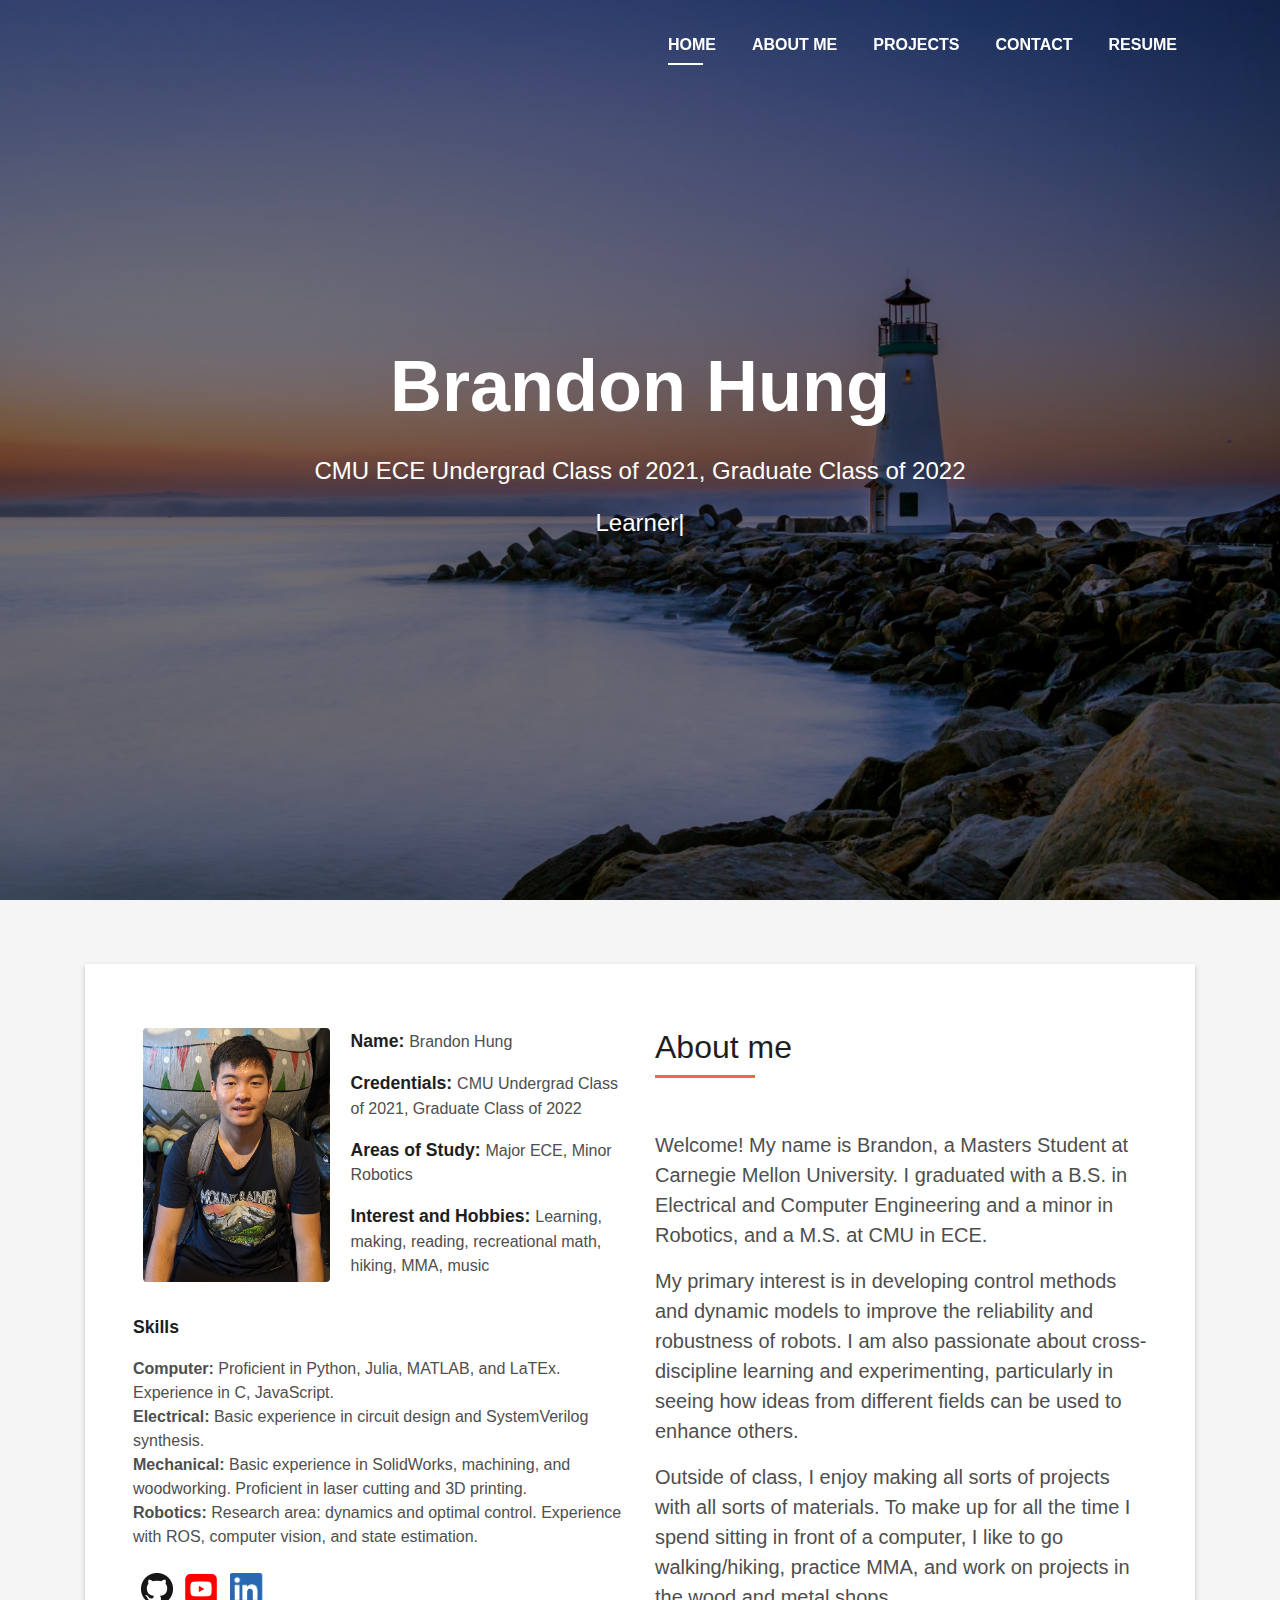
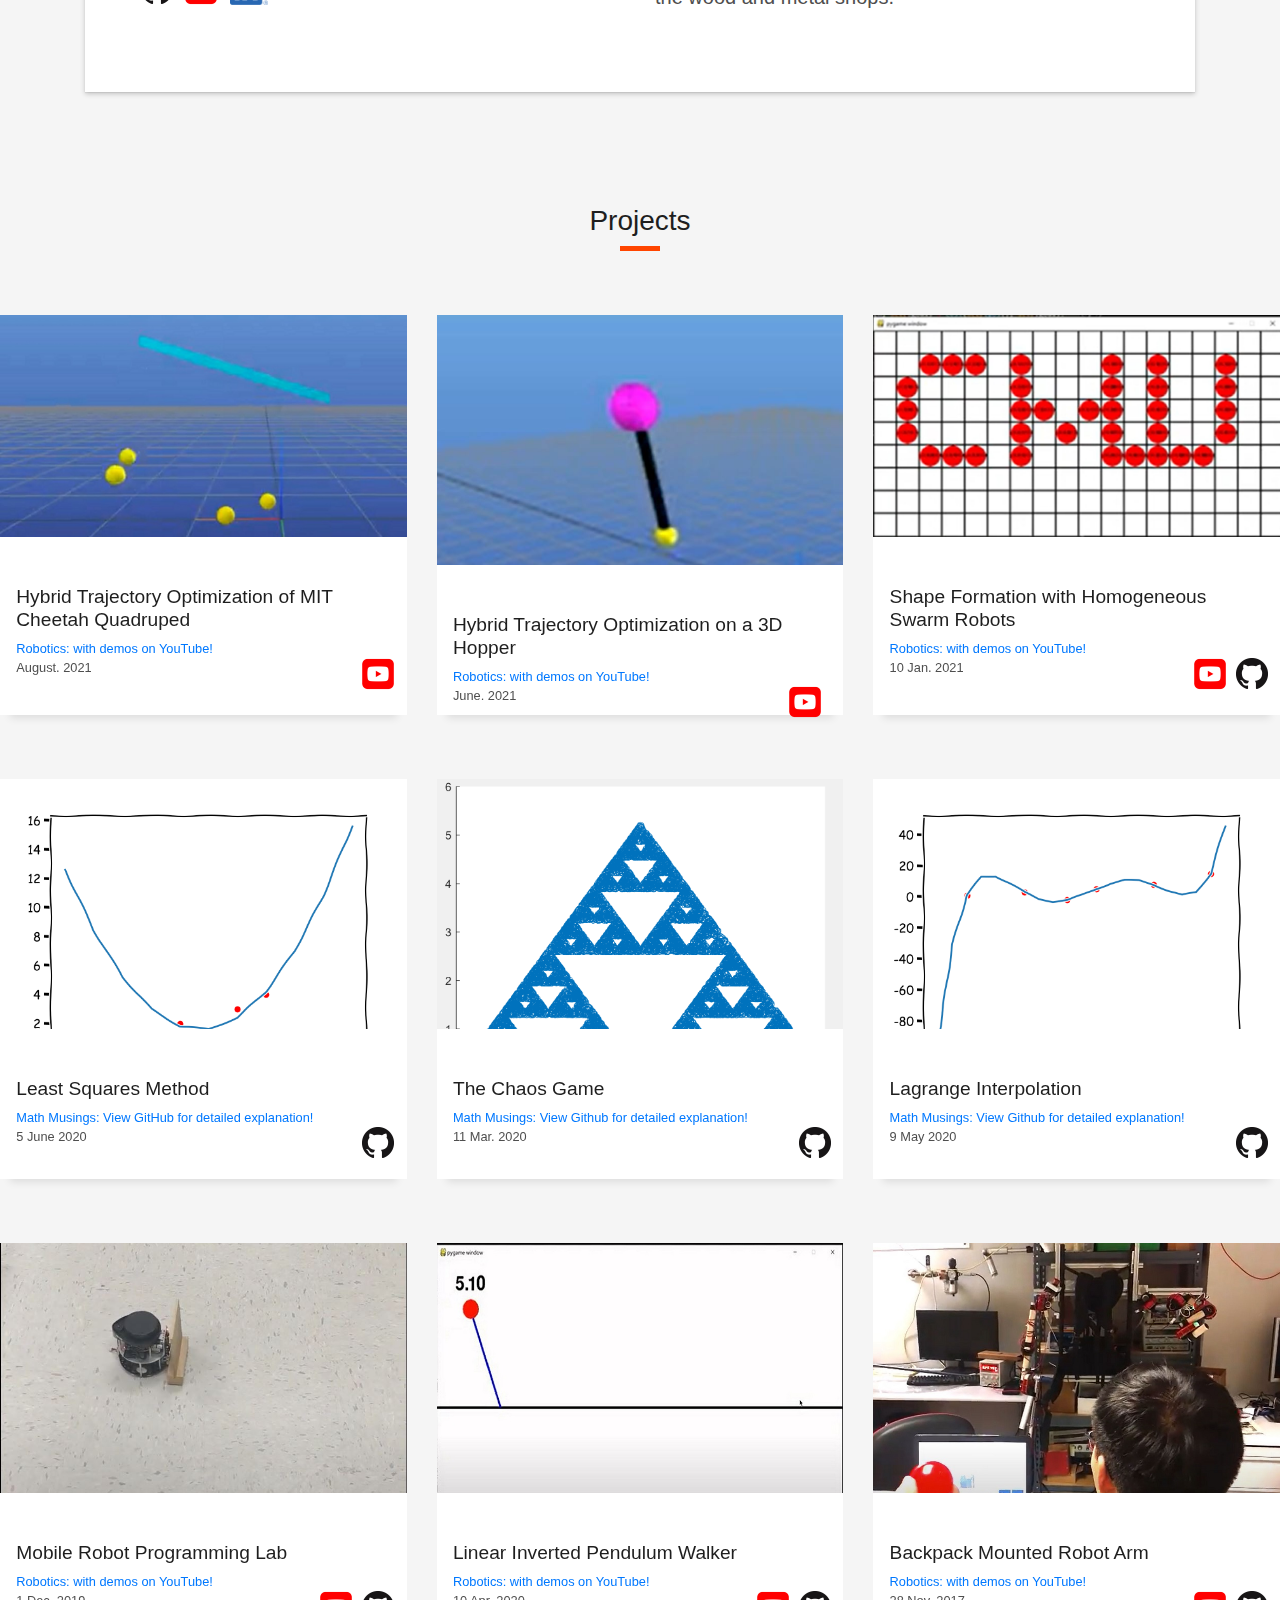
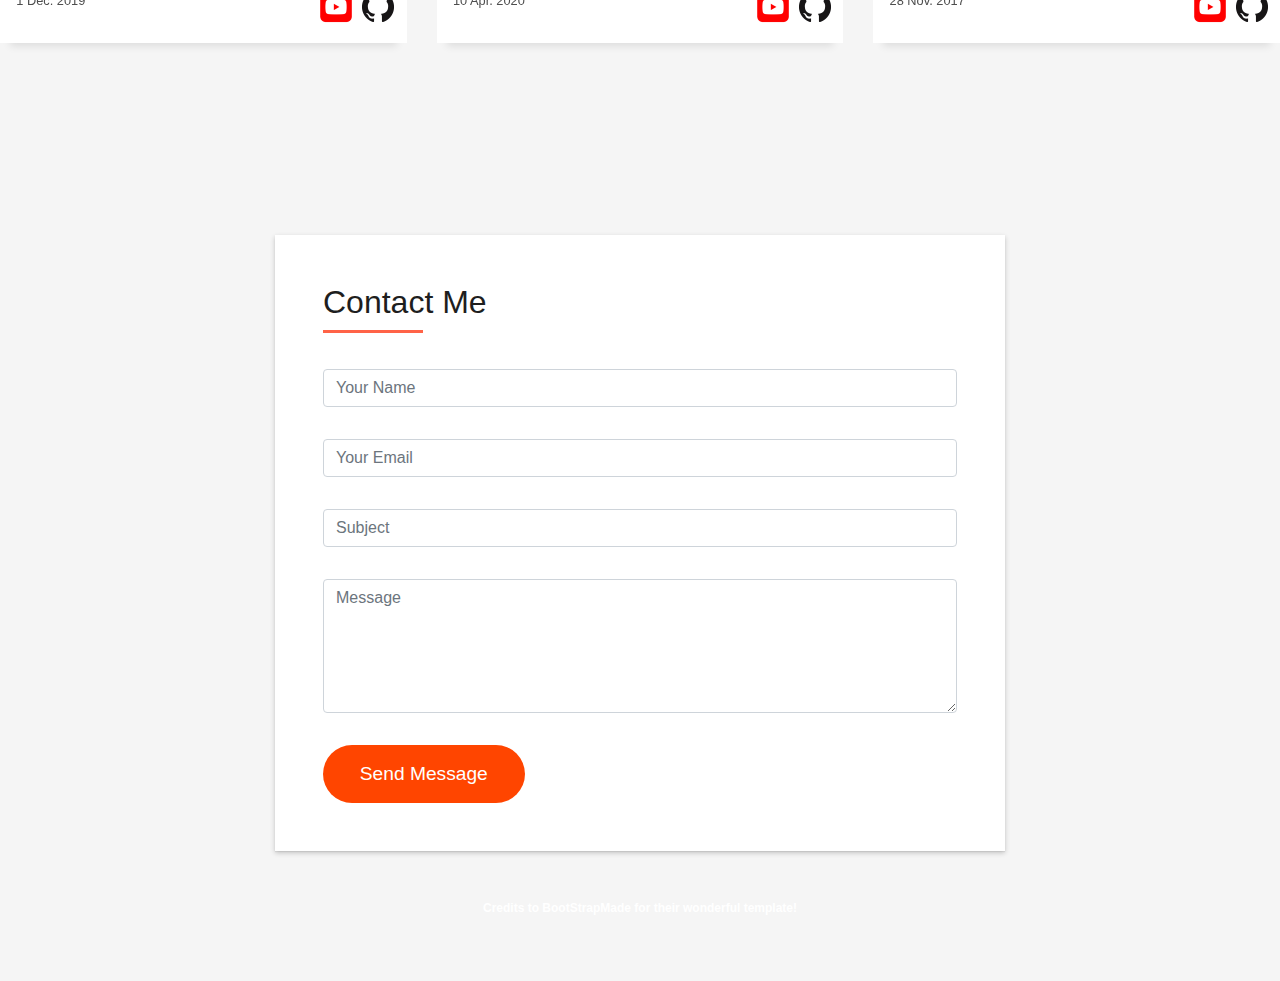
<file: index.html>
<!DOCTYPE html>
<html lang="en">
<head>
  <meta charset="utf-8">
  <title>Brandon Hung's Website</title>
  <meta content="width=device-width, initial-scale=1.0" name="viewport">
  <meta content="" name="keywords">
  <meta content="" name="description">

  <!-- Favicons -->
  <link href="img/robot.png" rel="icon">

  <!-- Bootstrap CSS File -->
  <link href="lib/bootstrap/css/bootstrap.min.css" rel="stylesheet">

  <!-- Libraries CSS Files -->
  <link href="lib/font-awesome/css/font-awesome.min.css" rel="stylesheet">
  <link href="lib/animate/animate.min.css" rel="stylesheet">
  <link href="lib/ionicons/css/ionicons.min.css" rel="stylesheet">
  <link href="lib/owlcarousel/assets/owl.carousel.min.css" rel="stylesheet">
  <link href="lib/lightbox/css/lightbox.min.css" rel="stylesheet">

  <!-- Main Stylesheet File -->
  <link href="css/style.css" rel="stylesheet">

  <!-- =======================================================
    Theme Name: DevFolio
    Theme URL: https://bootstrapmade.com/devfolio-bootstrap-portfolio-html-template/
    Author: BootstrapMade.com
    License: https://bootstrapmade.com/license/
  ======================================================= -->
  <script src="sanitizer/HtmlSanitizer.js"></script>
</head>

<body id="page-top">

  <!--/ Nav Star /-->
  <nav class="navbar navbar-b navbar-trans navbar-expand-md fixed-top" id="mainNav">
    <div class="container">
      <button class="navbar-toggler collapsed" type="button" data-toggle="collapse" data-target="#navbarDefault"
        aria-controls="navbarDefault" aria-expanded="false" aria-label="Toggle navigation">
        <span></span>
        <span></span>
        <span></span>
      </button>
      <div class="navbar-collapse collapse justify-content-end" id="navbarDefault">
        <ul class="navbar-nav">
          <li class="nav-item">
            <a class="nav-link js-scroll active" href="#home">Home</a>
          </li>
          <li class="nav-item">
            <a class="nav-link js-scroll" href="#about">About Me</a>
          </li>
          <li class="nav-item">
            <a class="nav-link js-scroll" href="#work">Projects</a>
          </li>
          <li class="nav-item">
            <a class="nav-link js-scroll" href="#contact">Contact</a>
          </li>
          <li class="nav-item">
            <a class="nav-link js-scroll" onclick="startDownload('http://brandonh.dev/myresume.pdf')" download="myapp-v1.1.0.apk">Resume</a>
          </li>
          <script>function startDownload(url) {window.location.href = url;}</script>
        </ul>
      </div>
    </div>
  </nav>
  <!--/ Nav End /-->

  <!--/ Intro Skew Star /-->
  <div id="home" class="intro route bg-image" style="background-image: url(img/l-small.jpg)">
    <div class="overlay-itro"></div>
    <div class="intro-content display-table">
      <div class="table-cell">
        <div class="container">
          <!--<p class="display-6 color-d">Hello, world!</p>-->
          <h1 class="intro-title mb-4">Brandon Hung</h1>
          <p class="intro-subtitle-2"> CMU ECE Undergrad Class of 2021, Graduate Class of 2022</p>
          <p class="intro-subtitle"><span class="text-slider-items">Learner,Maker,Robot Lover</span><strong class="text-slider"></strong></p>
          <!-- <p class="pt-3"><a class="btn btn-primary btn js-scroll px-4" href="#about" role="button">Learn More</a></p> -->
        </div>
      </div>
    </div>
  </div>
  <!--/ Intro Skew End /-->

  <section id="about" class="about-mf sect-pt4 route">
    <div class="container">
      <div class="row">
        <div class="col-sm-12">
          <div class="box-shadow-full">
            <div class="row">
              <div class="col-md-6">
                <div class="row">
                  <div class="col-sm-6 col-md-5">
                    <div class="about-img">
                      <img src="img/profile-me.jpg" class="img-fluid rounded b-shadow-a" alt="">
                    </div>
                  </div>
                  <div class="col-sm-6 col-md-7">
                    <div class="about-info">
                      <p><span class="title-s">Name: </span> <span>Brandon Hung</span></p>
                      <p><span class="title-s">Credentials: </span><span>CMU Undergrad Class of 2021, Graduate Class of 2022</span></p>
                      <p><span class="title-s">Areas of Study: </span> <span> Major ECE, Minor Robotics</span></p>
                      <p><span class="title-s">Interest and Hobbies: </span> Learning, making, reading, recreational math, hiking, MMA, music</p>
                    </div>
                  </div>
                </div>
                <div class="skill-mf">
                  <p class="title-s">Skills</p>
                  <span style="font-weight:bold">Computer: </span> <span> Proficient in Python, Julia, MATLAB, and LaTEx. Experience in C, JavaScript.  </span> <br>
                  <span style="font-weight:bold">Electrical: </span> <span> Basic experience in circuit design and SystemVerilog synthesis. </span><br>
                  <span style="font-weight:bold">Mechanical: </span> <span>Basic experience in SolidWorks, machining, and woodworking. Proficient in laser cutting and 3D printing.</span><br>
                  <span style="font-weight:bold">Robotics: </span> <span>Research area: dynamics and optimal control. Experience with ROS, computer vision, and state estimation.</span><br><br>
                  <a href="https://github.com/BrandonHung343" target="_blank">
                    <img src="img/github.png" style="max-height: 32px; padding-left: 8px;" alt="GitHub">
                  </a>
                  <a href="https://www.youtube.com/channel/UCEioczHubkxTnr8YZyNMptA" target=_blank">
                    <img src="img/yt.png" style="max-height: 32px; padding-left: 8px;" alt="YouTube">
                  </a>
                  <a href="https://www.linkedin.com/in/brandon-hung-580301138/" target=_blank">
                    <img src="img/lin.png" style="max-height: 32px; padding-left: 8px;" alt="LinkedIn">
                  </a>

                </div>
              </div>
              <div class="col-md-6">
                <div class="about-me pt-4 pt-md-0">
                  <div class="title-box">
                    <h5 class="title-left">
                      About me
                    </h5>
                  </div>
                  <p class="lead">
                    Welcome! My name is Brandon, a Masters Student at Carnegie Mellon University. I graduated with a B.S. in Electrical and Computer Engineering and a minor in Robotics, and a M.S. at CMU in ECE.
                  </p>
                  <p class="lead">
                    My primary interest is in developing control methods and dynamic models to improve the reliability and robustness of robots. I am also passionate about cross-discipline learning and experimenting, particularly in seeing how ideas from different fields can be used to enhance others. 
                  </p>
                  <p class="lead">
                    Outside of class, I enjoy making all sorts of projects with all sorts of materials. To make up for all the time I spend sitting in front of a computer, I like to go walking/hiking, practice MMA, and work on projects in the wood and metal shops.  
                  </p>
                </div>
              </div>
            </div>
          </div>
        </div>
      </div>
    </div>
  </section>

  <!--/ Section Portfolio Star /-->
  <section id="work" class="portfolio-mf sect-pt4 route">
    <div class="work-background">
      <div class="row">
        <div class="col-sm-12">
          <div class="title-box text-center">
            <h3 class="title-b">
              Projects
            </h3>
            <!--p class="subtitle-a">
              Coming soon!
            </p-->
            <div class="line-mf"></div>
          </div>
        </div>
      </div>
     
     

    

      <div class="row">
     <!--TODO: put in however many projects I want to list below-->
        <div class="col-md-4">
          <div class="work-box">
            <a href="img/robdog/transpos.JPG" data-lightbox="tp" data-title="A quadruped based on the MIT cheetah model, in simulation. Dynamics written as a Lagrangian in the form of a manipulator equation, and control written as a non-linear trajectory optimization problem solved using ALTRO from the Robotic Exploration Lab at CMU.">
              <div class="work-img">
                <img src="img/robdog/transpos.JPG" alt="" class="img-fluid">
              </div>
            </a>
              <div class="work-content">
                <div class="row">
                  <div class="col-sm-12">
                    <h2 class="w-title">Hybrid Trajectory Optimization of MIT Cheetah Quadruped</h2>
                    <div class="w-more">
                      <span class="w-ctegory">Robotics: with demos on YouTube!</span><br> 
                      <span class="w-date">August. 2021</span>
                      <a href="https://youtu.be/UDQj26N4cw0" target="_blank">
                        <img src="img/yt.png" style="max-height: 32px; float: right" alt="YouTube">
                      </a>
                    </div>
                  </div>
                </div>
              </div>
            <a href="img/robdog/startpos.JPG" data-lightbox="tp" data-title="Initially, the quadruped walks on all fours"></a>
            <a href="img/robdog/risepos.JPG" data-lightbox="tp" data-title="Once it has taken a few steps, it begins to rise up"></a>
            <a href="img/robdog/walkpos.JPG" data-lightbox="tp" data-title="After balancing on its back legs, the robot takes several steps forwards"></a>
          </div>
        </div>


        <div class="col-md-4">
          <div class="work-box">
            <a href="img/hopper/hops.JPG" data-lightbox="tp" data-title="A collection of various 3D hopping robot trajectories and behaviors, optimized using the ALTRO solver from the CMU Robotic Exploration Lab.">
              <div class="work-img">
                <img src="img/hopper/hops.JPG" alt="" class="img-fluid">
              </div>
            </a>
              <div class="work-content">
                <div class="row">
                  <div class="col-sm-12">
                    <h2 class="w-title">Hybrid Trajectory Optimization on a 3D Hopper </h2>
                    <div class="w-more">
                      <span class="w-ctegory">Robotics: with demos on YouTube!</span><br> 
                      <span class="w-date">June. 2021</span>
                      <a href="https://youtu.be/ZBoMczLSS9g" target="_blank">
                        <img src="img/yt.png" style="max-height: 32px; float: right; padding-right: 10px" alt="YouTube">
                      </a>
                    </div>
                  </div>
                </div>
              </div>
            <a href="img/hopper/windup.JPG" data-lightbox="tp" data-title="Initially, the hopper prepares for a flip."></a>
            <a href="img/hopper/flip.JPG" data-lightbox="tp" data-title="Hopper commits to the flip"></a>
            <a href="img/hopper/stairhop.JPG" data-lightbox="tp" data-title="The robot is given the height and positions of the stair and jumps on top of it"></a>
          </div>
        </div>


        <div class="col-md-4">
          <div class="work-box">
            <a href="img/swarmbot/swarm.JPG" data-lightbox="tp" data-title="A synchronous implementation of a paper by Hanlin Wang and Michael Rubenstein of Northwestern University (no affiliation). Swarm robots are randomly initialized and given the task to form any shape.">
              <div class="work-img">
                <img src="img/swarmbot/swarm.JPG" alt="" class="img-fluid">
              </div>
            </a>
              <div class="work-content">
                <div class="row">
                  <div class="col-sm-12">
                    <h2 class="w-title">Shape Formation with Homogeneous Swarm Robots</h2>
                    <div class="w-more">
                      <span class="w-ctegory">Robotics: with demos on YouTube!</span><br> 
                      <span class="w-date">10 Jan. 2021</span>
                      <a href="https://github.com/BrandonHung343/Swarm-Research/tree/master/taskswap" target="_blank">
                        <img src="img/github.png" style="max-height: 32px; float: right" alt="GitHub">
                      </a>
                      <a href="https://youtu.be/-fOacYD0xck" target="_blank">
                        <img src="img/yt.png" style="max-height: 32px; float: right; padding-right: 10px" alt="YouTube">
                      </a>
                    </div>
                  </div>
                </div>
              </div>
            <a href="img/swarmbot/init.JPG" data-lightbox="tp" data-title="Initially, the robots are randomly assigned goal and backup locations."></a>
            <a href="img/swarmbot/almost.JPG" data-lightbox="tp" data-title="After local task swapping, the robots slowly start to form the letters"></a>
            <a href="img/swarmbot/swarm.JPG" data-lightbox="tp" data-title="Eventually, the robots jostle along and randomly swap to the point where they finally form the proper shape"></a>
          </div>
        </div>
  
       

        <div class="col-md-4">
          <div class="work-box">
            <a href="img/least_squares/parabola_fit.png" data-lightbox="least_squares" data-title="Since the problem is overdetermined, the pseudoinverse is taken to minimize the sum of squared distances.">
              <div class="work-img">
                <img src="img/least_squares/parabola_fit.png" alt="" class="img-fluid">
              </div>
            </a>
            <a href="img/least_squares/line_fit.png" data-lightbox="least_squares" data-title="This problem is also overdetermined. So the algorithm uses the pseudoinverse to minimize the sum of squared distances."></a>
            <a href="img/least_squares/cubic_fit.png" data-lightbox="least_squares" data-title="The problem is perfectly constrained; as a result, we get one polynomial solution that interpolates each of the given points."></a>
            <a href="img/least_squares/degreeFour_fit.png" data-lightbox="least_squares" data-title="The problem is underconstrained; hence, an infinity of polynomials exists to fit the points."></a>
            <div class="work-content">
              <div class="row">
                <div class="col-sm-12">
                  <h2 class="w-title">Least Squares Method</h2>
                  <div class="w-more">
                    <span class="w-ctegory">Math Musings: View GitHub for detailed explanation!</span><br> 
                    <span class="w-date">5 June 2020</span>
                    <a href="https://github.com/BrandonHung343/Math-Stuff/blob/master/gaussianElimAndLeastSquares.py" target="_blank">
                      <img src="img/github.png" style="max-height: 32px; float: right" alt="GitHub">
                    </a>
                  </div>
                </div>
              </div>
            </div>
          </div>
        </div>

        <div class="col-md-4">
          <div class="work-box">
            <a href="img/chaos_game/tri.png" data-lightbox="chaos_game" data-title="Sierpinski's triangle emerges!">
              <div class="work-img">
                <img src="img/chaos_game/tri.png" style="margin-left: auto; margin-right: auto" alt="" class="img-fluid">
              </div>
            </a>
            <a href="img/chaos_game/square.png" data-lightbox="chaos_game" data-title="Fractal squares, closely spaced together"></a>
            <a href="img/chaos_game/pent.png" data-lightbox="chaos_game" data-title="Pentagons, which we see are more distributed"></a>
            <a href="img/chaos_game/chaos.png" data-lightbox="chaos_game" data-title="Chaos is just a factor away; merely by changing the step size scale factor, our once beautiful fractal squares descend into chaos."></a>
            <a href="img/chaos_game/walk.png" data-lightbox="chaos_game" data-title="My personal favorite: since all the lefts and rights in the circle cancel out, there's only one route left: to the center!"></a>
            <div class="work-content">
              <div class="row">
                <div class="col-sm-12">
                  <h2 class="w-title">The Chaos Game</h2>
                  <div class="w-more">
                    <span class="w-ctegory">Math Musings: View Github for detailed explanation!</span><br> 
                    <span class="w-date">11 Mar. 2020</span>
                    <a href="https://github.com/BrandonHung343/Math-Stuff/blob/master/chaosGame.m" target="_blank">
                      <img src="img/github.png" style="max-height: 32px; float: right" alt="GitHub">
                    </a>
                  </div>
                </div>
              </div>
            </div>
          </div>
        </div>

        <div class="col-md-4">
          <div class="work-box">
            <a href="img/l_interp/degreeSev.png" data-lightbox="l_int" data-title="Whatever this thing is, I just made up the points">
              <div class="work-img">
                <img src="img/l_interp/degreeSev.png" alt="" class="img-fluid">
              </div>
            </a>
            <a href="img/l_interp/line.png" data-lightbox="l_int" data-title="Fits the line beautifully"></a>
            <a href="img/l_interp/parab.png" data-lightbox="l_int" data-title="Classic x squared!"></a>
            <a href="img/l_interp/cubic.png" data-lightbox="l_int" data-title="X cubed this time"></a>
            <div class="work-content">
              <div class="row">
                <div class="col-sm-12">
                  <h2 class="w-title">Lagrange Interpolation</h2>
                  <div class="w-more">
                    <span class="w-ctegory">Math Musings: View Github for detailed explanation!</span><br> 
                    <span class="w-date">9 May 2020</span>
                    <a href="https://github.com/BrandonHung343/Math-Stuff/blob/master/lagrangeInterpolation.py" target="_blank">
                      <img src="img/github.png" style="max-height: 32px; float: right" alt="GitHub">
                    </a>
                  </div>
                </div>
              </div>
            </div>
          </div>
        </div>

        <div class="col-md-4">
          <div class="work-box">
            <a href="img/mrpl/robot.jpg" data-lightbox="mrpl" data-title="Robot carrying a model pallet for 16-362">
              <div class="work-img">
                <img src="img/mrpl/robot.jpg" alt="" class="img-fluid">
              </div>
            </a>
              <div class="work-content">
                <div class="row">
                  <div class="col-sm-12">
                    <h2 class="w-title">Mobile Robot Programming Lab</h2>
                    <div class="w-more">
                      <span class="w-ctegory">Robotics: with demos on YouTube!</span><br> 
                      <span class="w-date">1 Dec. 2019</span>
                      <a href="https://github.com/joshuadurham/CMU16362" target="_blank">
                        <img src="img/github.png" style="max-height: 32px; float: right" alt="GitHub">
                      </a>
                      <a href="https://youtu.be/L0OBLXS6TPo" target="_blank">
                        <img src="img/yt.png" style="max-height: 32px; float: right; padding-right: 10px" alt="YouTube">
                      </a>
                    </div>
                  </div>
                </div>
              </div>
            <a href="img/mrpl/fig8.jpg" data-lightbox="mrpl" data-title="Real life figure 8 path of robot after running. Robots never quite work right in real life!. "></a>
          </div>
        </div>

        <div class="col-md-4">
          <div class="work-box">
            <a href="img/lipm/robot.jpg" data-lightbox="lipm" data-title="Walking robot simulation for 16-311! Uses the linear inverted pendulum model to assume a fixed head height">
              <div class="work-img">
                <img src="img/lipm/robot.jpg" alt="" class="img-fluid">
              </div>
            </a>
              <div class="work-content">
                <div class="row">
                  <div class="col-sm-12">
                    <h2 class="w-title">Linear Inverted Pendulum Walker</h2>
                    <div class="w-more">
                      <span class="w-ctegory">Robotics: with demos on YouTube!</span><br> 
                      <span class="w-date">10 Apr. 2020</span>
                      <a href="https://github.com/BrandonHung343/Intro-To-Robotics/blob/master/lab9/lipm.py" target="_blank">
                        <img src="img/github.png" style="max-height: 32px; float: right" alt="GitHub">
                      </a>
                      <a href="https://youtu.be/yWmS0pYMtVQ" target="_blank">
                        <img src="img/yt.png" style="max-height: 32px; float: right; padding-right: 10px" alt="YouTube">
                      </a>
                    </div>
                  </div>
                </div>
              </div>
            <a href="img/lipm/step1.JPG" data-lightbox="lipm" data-title="Takes a step calculated based on the current acceleration."></a>
            <a href="img/lipm/step2.JPG" data-lightbox="lipm" data-title="Successfully makes it to a standing position!"></a>
          </div>
        </div>

        <div class="col-md-4">
          <div class="work-box">
            <a href="img/tpArm/backArm.JPG" data-lightbox="tp" data-title="My term project for 15-112. 4 DOF backpack-mounted robot arm built by Julian Whitman of the CMU Biorobotics Lab!">
              <div class="work-img">
                <img src="img/tpArm/ballTrack.JPG" alt="" class="img-fluid">
              </div>
            </a>
              <div class="work-content">
                <div class="row">
                  <div class="col-sm-12">
                    <h2 class="w-title">Backpack Mounted Robot Arm</h2>
                    <div class="w-more">
                      <span class="w-ctegory">Robotics: with demos on YouTube!</span><br> 
                      <span class="w-date">28 Nov. 2017</span>
                      <a href="https://github.com/BrandonHung343/15-112-Term-Project" target="_blank">
                        <img src="img/github.png" style="max-height: 32px; float: right" alt="GitHub">
                      </a>
                      <a href="https://youtu.be/ydzbmCfADh0" target="_blank">
                        <img src="img/yt.png" style="max-height: 32px; float: right; padding-right: 10px" alt="YouTube">
                      </a>
                    </div>
                  </div>
                </div>
              </div>
            <a href="img/tpArm/track.JPG" data-lightbox="tp" data-title="A camera running OpenCV masks, thresholds and segments the image to track the red ball."></a>
            <a href="img/tpArm/ballTrack.JPG" data-lightbox="tp" data-title="All together: the camera tracks the ball's location, then sends 
            its position. The ball location is converted to local arm coordinates and inverse kinematics is done to get the end effector to the location"></a>
          </div>
        </div>

      



      </div>
        <!--div class="col-md-4">
          <div class="work-box">
            <a href="img/work-3.jpg" data-lightbox="gallery-mf">
              <div class="work-img">
                <img src="img/work-3.jpg" alt="" class="img-fluid">
              </div>
              <div class="work-content">
                <div class="row">
                  <div class="col-sm-8">
                    <h2 class="w-title">Mavrito Lana Dere</h2>
                    <div class="w-more">
                      <span class="w-ctegory">Web Design</span> / <span class="w-date">18 Sep. 2018</span>
                    </div>
                  </div>
                  <div class="col-sm-4">
                    <div class="w-like">
                      <span class="ion-ios-plus-outline"></span>
                    </div>
                  </div>
                </div>
              </div>
            </a>
          </div>
        </div>
        <div class="col-md-4">
          <div class="work-box">
            <a href="img/work-4.jpg" data-lightbox="gallery-mf">
              <div class="work-img">
                <img src="img/work-4.jpg" alt="" class="img-fluid">
              </div>
              <div class="work-content">
                <div class="row">
                  <div class="col-sm-8">
                    <h2 class="w-title">Bindo Laro Cado</h2>
                    <div class="w-more">
                      <span class="w-ctegory">Web Design</span> / <span class="w-date">18 Sep. 2018</span>
                    </div>
                  </div>
                  <div class="col-sm-4">
                    <div class="w-like">
                      <span class="ion-ios-plus-outline"></span>
                    </div>
                  </div>
                </div>
              </div>
            </a>
          </div>
        </div>
        <div class="col-md-4">
          <div class="work-box">
            <a href="img/work-5.jpg" data-lightbox="gallery-mf">
              <div class="work-img">
                <img src="img/work-5.jpg" alt="" class="img-fluid">
              </div>
              <div class="work-content">
                <div class="row">
                  <div class="col-sm-8">
                    <h2 class="w-title">Studio Lena Mado</h2>
                    <div class="w-more">
                      <span class="w-ctegory">Web Design</span> / <span class="w-date">18 Sep. 2018</span>
                    </div>
                  </div>
                  <div class="col-sm-4">
                    <div class="w-like">
                      <span class="ion-ios-plus-outline"></span>
                    </div>
                  </div>
                </div>
              </div>
            </a>
          </div>
        </div>
        <div class="col-md-4">
          <div class="work-box">
            <a href="img/work-6.jpg" data-lightbox="gallery-mf">
              <div class="work-img">
                <img src="img/work-6.jpg" alt="" class="img-fluid">
              </div>
              <div class="work-content">
                <div class="row">
                  <div class="col-sm-8">
                    <h2 class="w-title">Studio Big Bang</h2>
                    <div class="w-more">
                      <span class="w-ctegory">Web Design</span> / <span class="w-date">18 Sep. 2017</span>
                    </div>
                  </div>
                  <div class="col-sm-4">
                    <div class="w-like">
                      <span class="ion-ios-plus-outline"></span>
                    </div>
                  </div>
                </div>
              </div>
            </a>
          </div>
        </div>
        
      </div>
    </div-->
  </section>
  <!--/ Section Portfolio End /-->

  <!--/ Section Contact-Footer Star /-->
  <section class="paralax-mf footer-paralax bg-image route" style="background-image: url(img/snowtreesmall.jpg)">
    <div class="container">
      <div class="row justify-content-center">
        <div class="col-sm-8 align-self-center">
          <div class="contact-mf">
            <div id="contact" class="box-shadow-full">
              <div class="row align-items-center">
                <div class="col-md-12 align-self-center">
                  <div class="title-box-2">
                    <h5 class="title-left">
                      Contact Me
                    </h5>
                  </div>
                  <div>
                      <form action="https://formspree.io/mwkrokog" method="post" role="form" class="needs-validation">
                      <div id="sendmessage">Your message has been sent. Thank you!</div>
                      <div id="errormessage">Unfortunately your message was unable to be sent</div>
                      <div class="row">
                        <div class="col-md-12 mb-3">
                          <div class="form-group">
                            <input type="text" name="name" class="form-control" id="name" placeholder="Your Name" data-rule="minlen:1" data-msg="Please enter at least 1 char" />
                            <div class="validation"></div>
                          </div>
                        </div>
                        <div class="col-md-12 mb-3">
                          <div class="form-group">
                            <input type="email" class="form-control" name="email" id="email" placeholder="Your Email" data-rule="email" data-msg="Please enter a valid email" />
                            <div class="validation"></div>
                          </div>
                        </div>
                        <div class="col-md-12 mb-3">
                            <div class="form-group">
                              <input type="text" class="form-control" name="subject" id="subject" placeholder="Subject" data-rule="minlen:1" data-msg="Please enter at least 2 chars of subject" />
                              <div class="validation"></div>
                              <div class="invalid-feedback">
                                Please provide a valid subject.
                              </div>
                            </div>
                        </div>
                        <div class="col-md-12 mb-3">
                          <div class="form-group">
                            <textarea class="form-control" name="message" rows="5" data-rule="required" data-msg="Message" placeholder="Message"></textarea>
                            <div class="validation"></div>
                          </div>
                        </div>
                        <div class="col-md-12">
                          <button type="submit" class="button button-a button-big button-rouded" onclick="changeSubject()" onerror="emailInvalid()">Send Message</button>
                        </div>
                        <input type="hidden" name="_subject" value="New sub" id="emSubject"/>
                        <script language="javascript" type="text/javascript">
                          function changeSubject()
                          {
                            var input = document.getElementById('subject').value;
                            var result = HtmlSanitizer.SanitizeHtml(input);
                            document.getElementById("emSubject").value = result;
                          }
                          function emailInvalid()
                          {
                            alert("Email fields invalid!");
                          }
                        </script>
                        <input type="hidden" name="_next" value="/contactThanks.html"/>
                        <input type="text" name="_gotcha" style="display:none"/>
                      </div>
                    </form>
                  </div>
                </div>
              </div>
            </div>
          </div>
        </div>
      </div>
    </div>
    <footer>
      <div class="container">
        <div class="row">
          <div class="col-sm-12">
              <div class="credits">
                <!--
                  All the links in the footer should remain intact.
                  You can delete the links only if you purchased the pro version.
                  Licensing information: https://bootstrapmade.com/license/
                  Purchase the pro version with working PHP/AJAX contact form: https://bootstrapmade.com/buy/?theme=DevFolio
                -->
                
                Credits to <a href="https://bootstrapmade.com/" style="color:white"> BootStrapMade</a> for their wonderful template!
            </div>
          </div>
        </div>
      </div>
    </footer>
  </section>
  <!--/ Section Contact-footer End /-->

  <a href="#" class="back-to-top"><i class="fa fa-chevron-up"></i></a>
  <div id="preloader"></div>

  <!-- JavaScript Libraries -->
  <script src="lib/jquery/jquery.min.js"></script>
  <script src="lib/jquery/jquery-migrate.min.js"></script>
  <script src="lib/popper/popper.min.js"></script>
  <script src="lib/bootstrap/js/bootstrap.min.js"></script>
  <script src="lib/easing/easing.min.js"></script>
  <script src="lib/counterup/jquery.waypoints.min.js"></script>
  <script src="lib/counterup/jquery.counterup.js"></script>
  <script src="lib/owlcarousel/owl.carousel.min.js"></script>
  <script src="lib/lightbox/js/lightbox.min.js"></script>
  <script src="lib/typed/typed.min.js"></script>
  <!-- Contact Form JavaScript File -->
  <script src="contactform/contactform.js"></script>

  <!-- Template Main Javascript File -->
  <script defer src="js/main.js"></script>

</body>
</html>
</file>
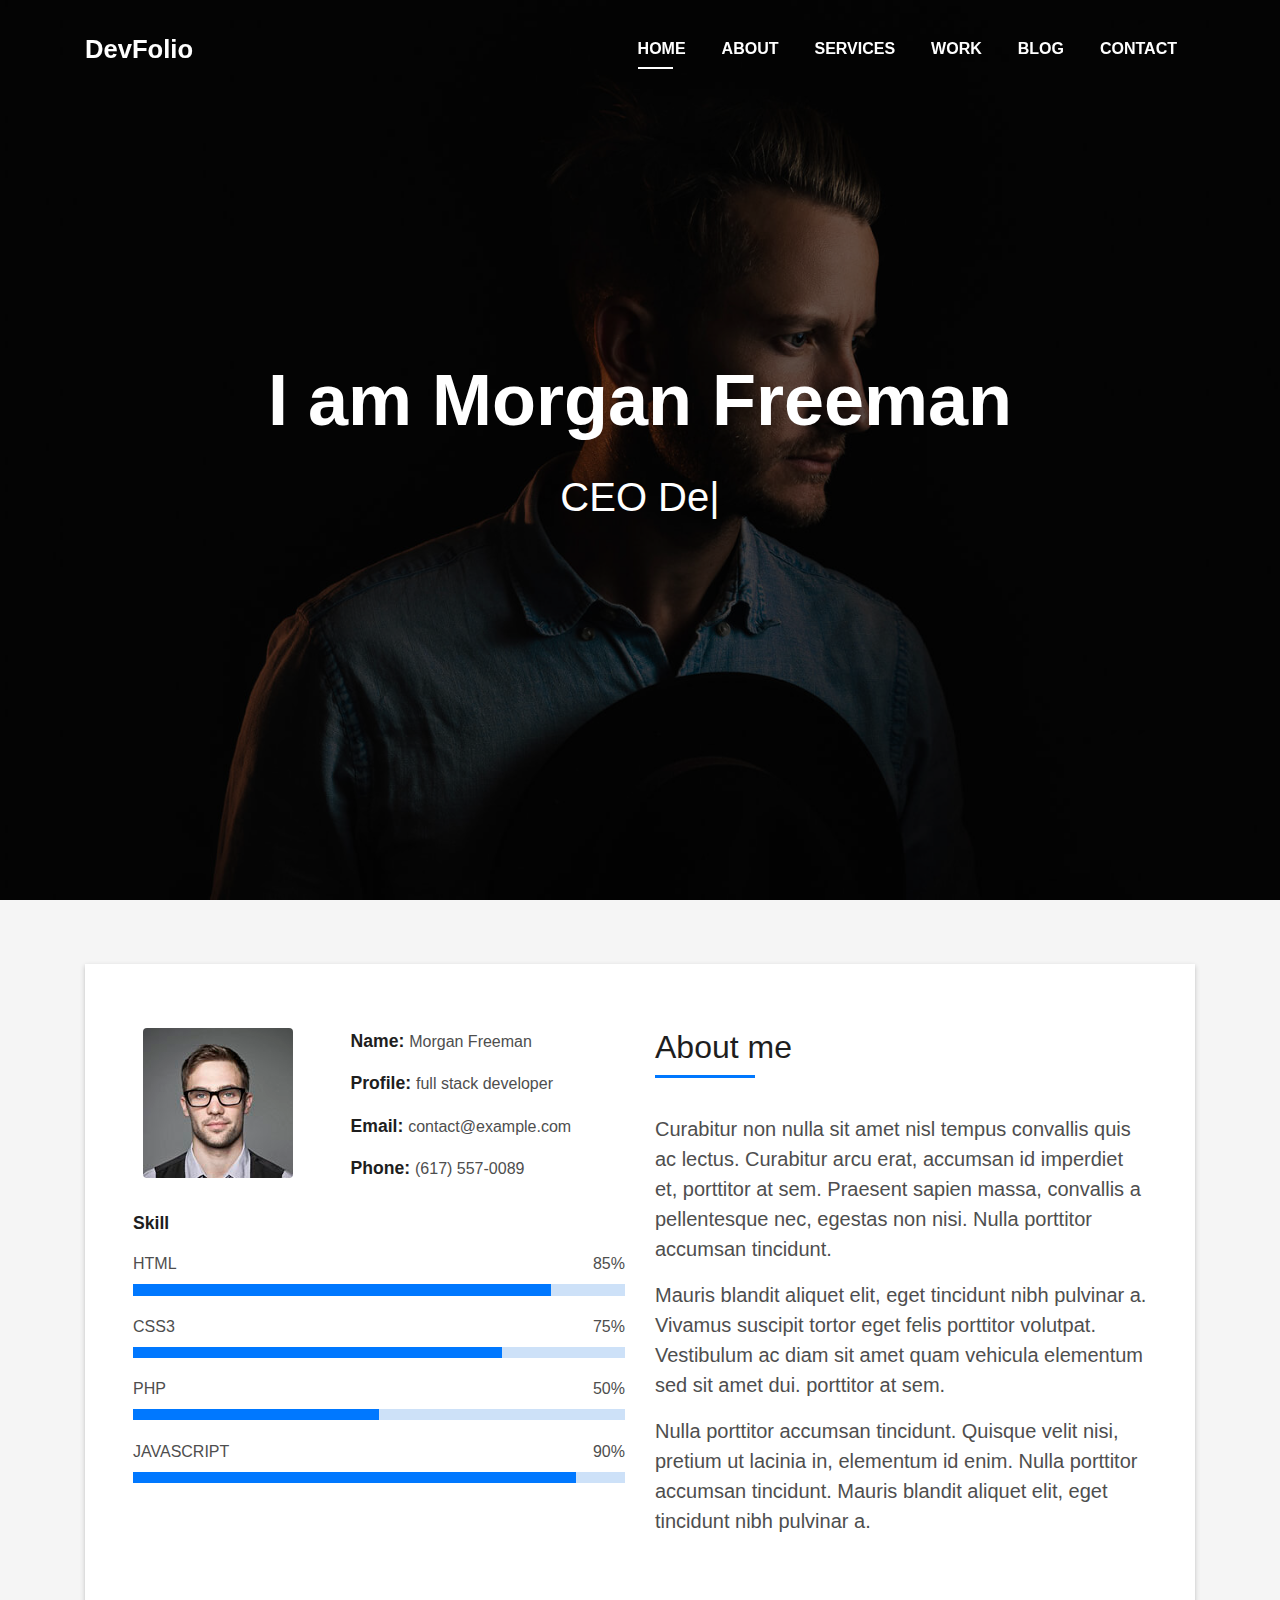
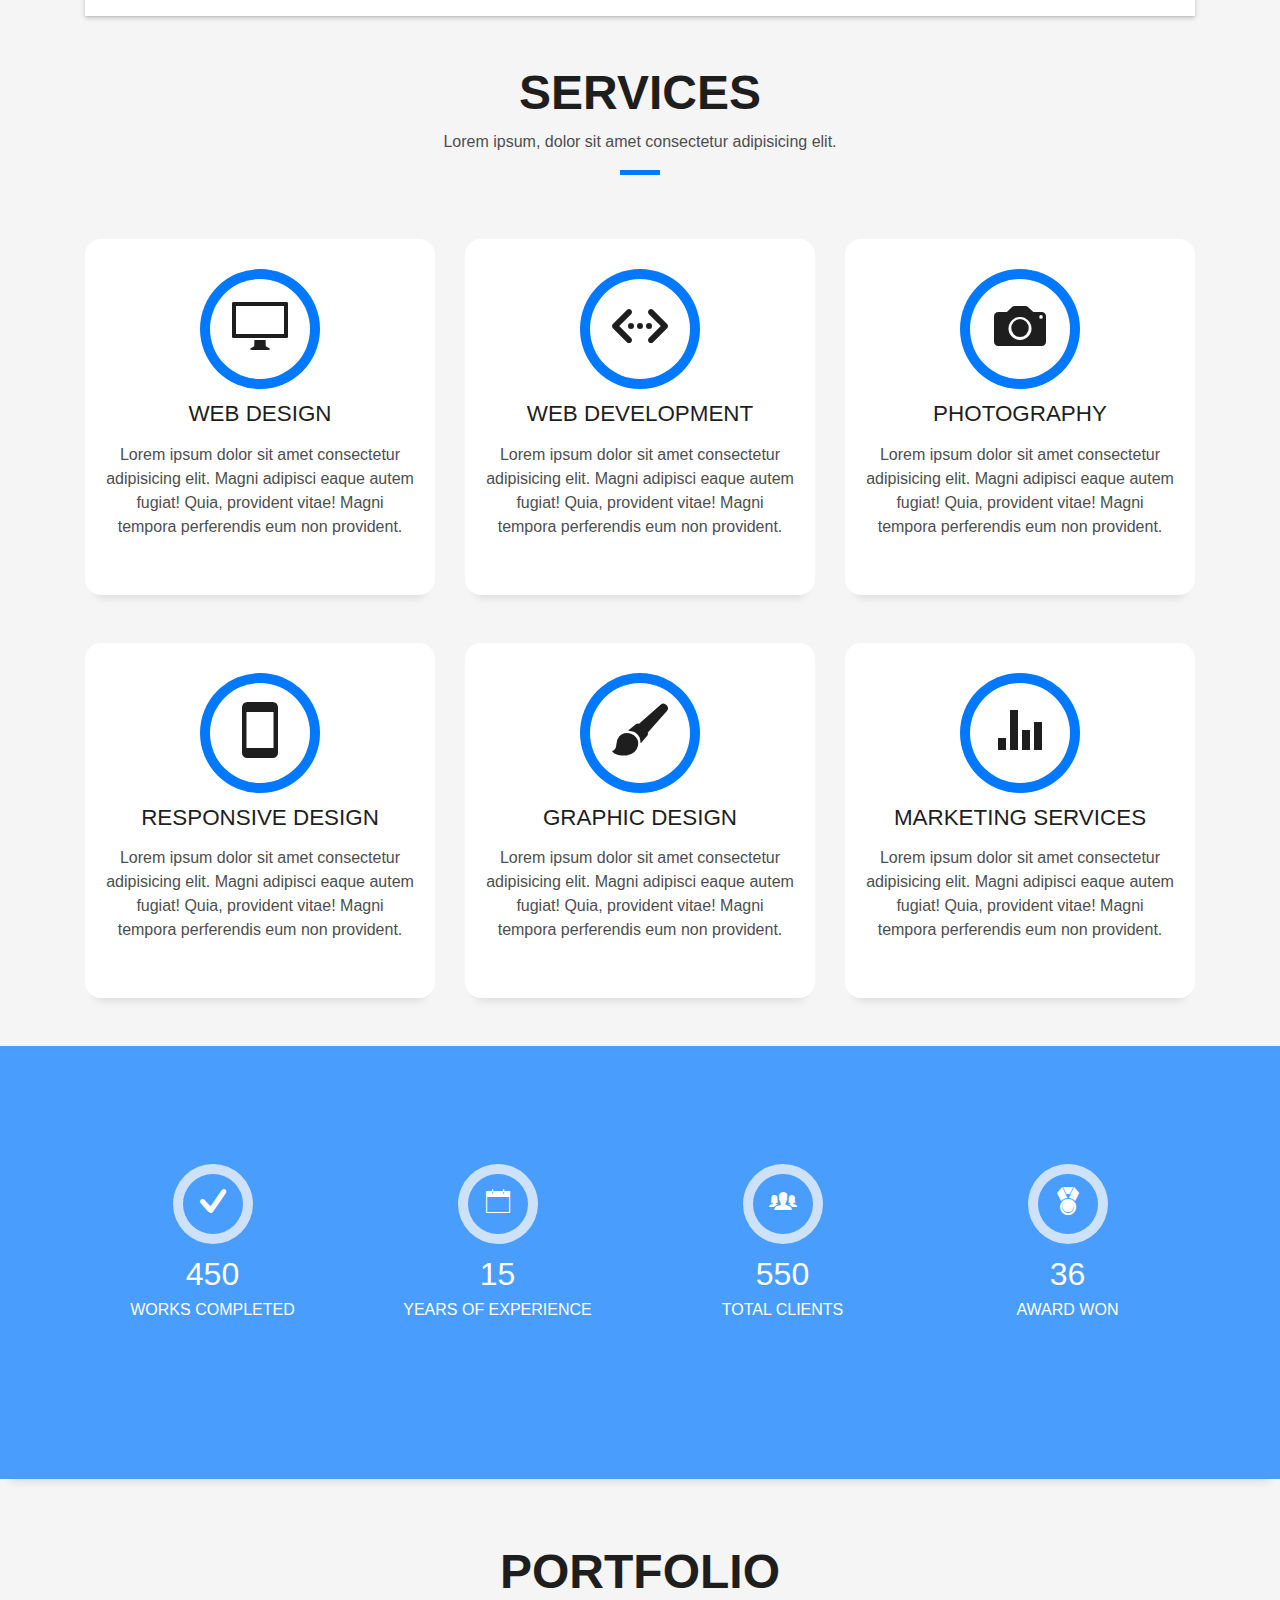
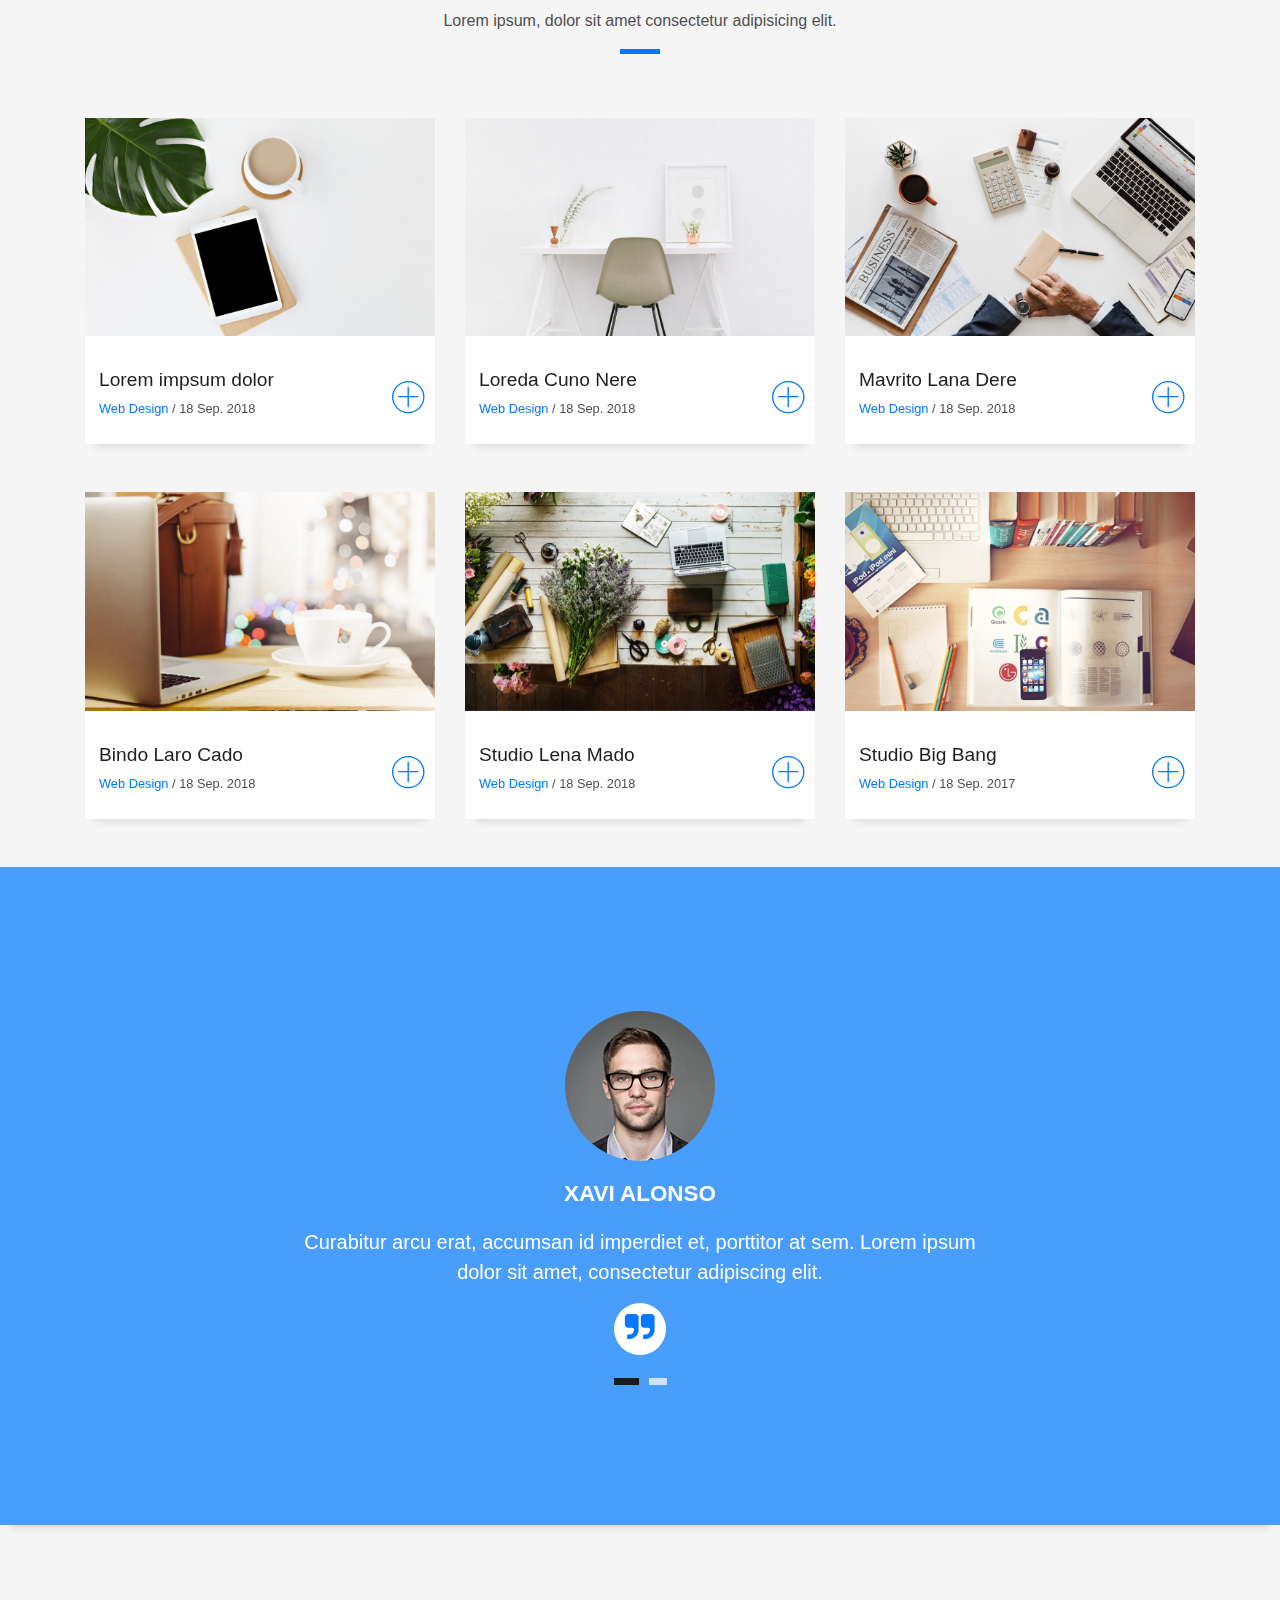
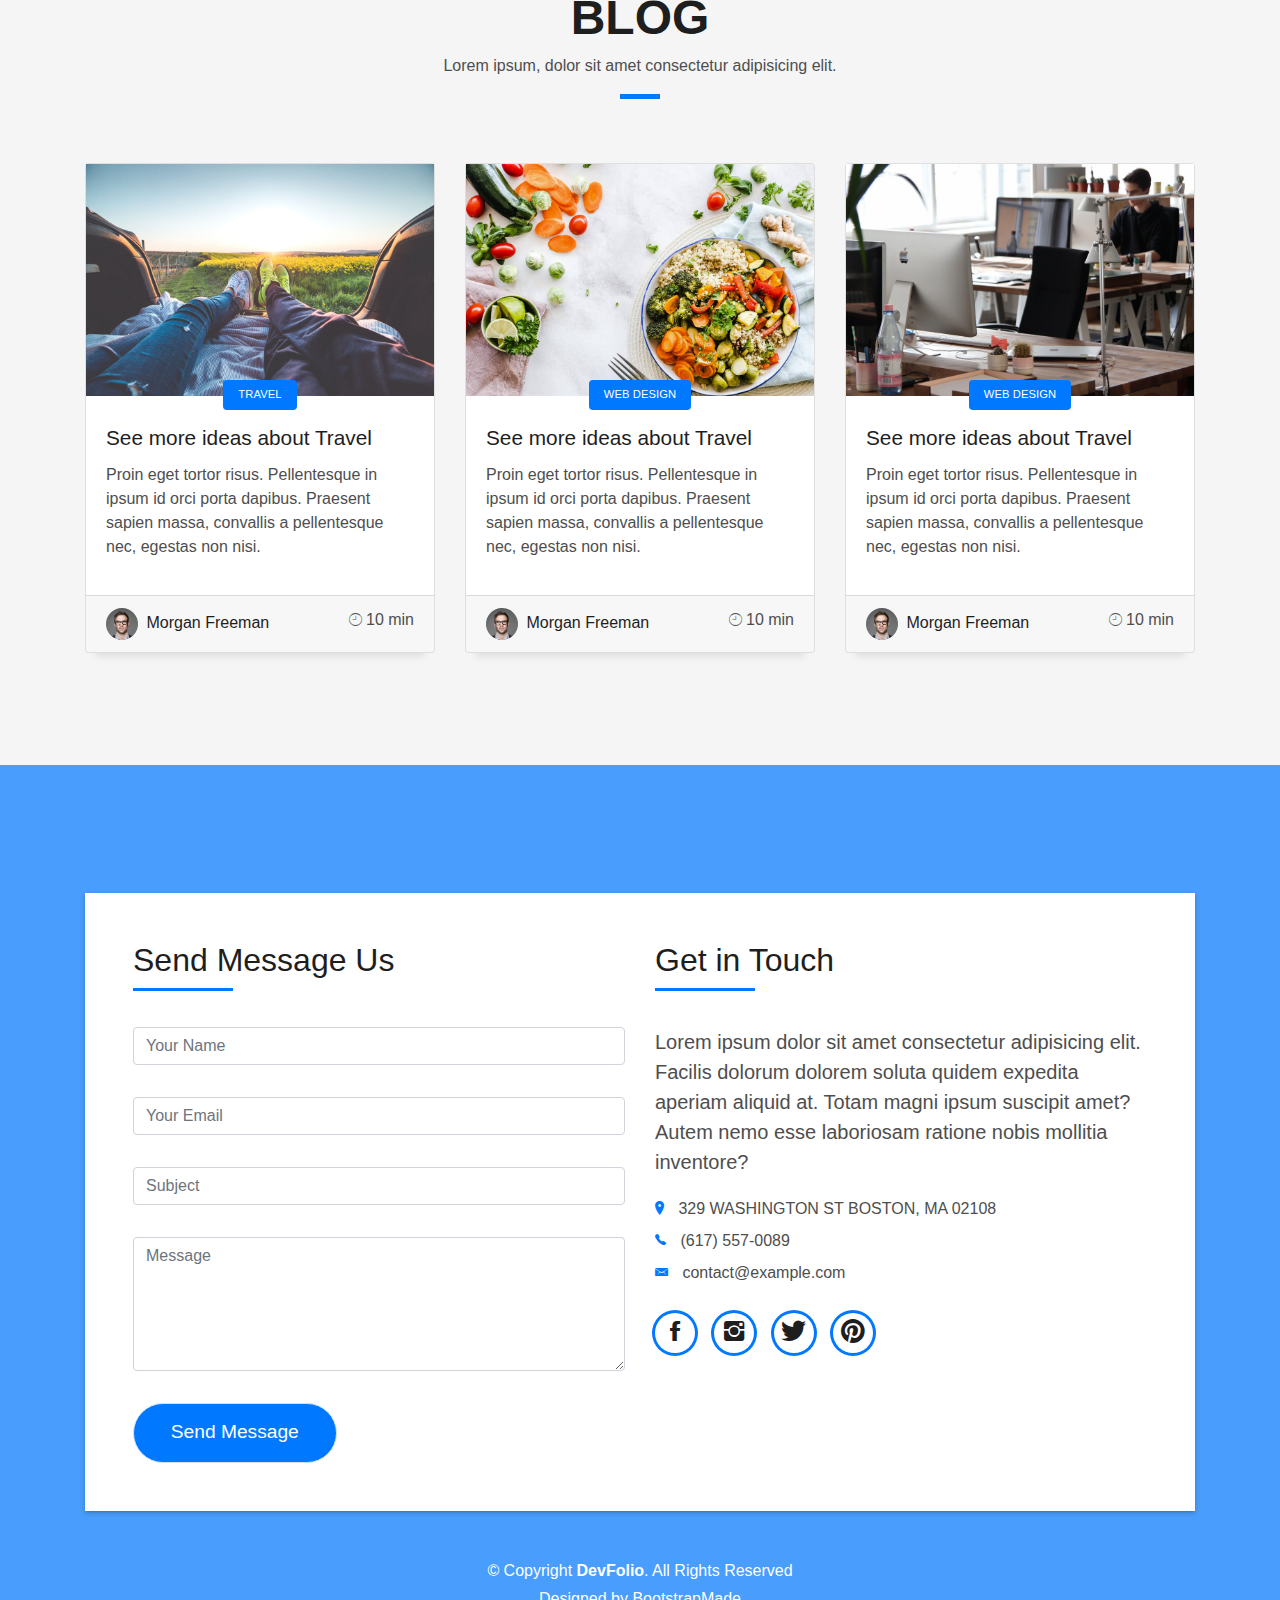
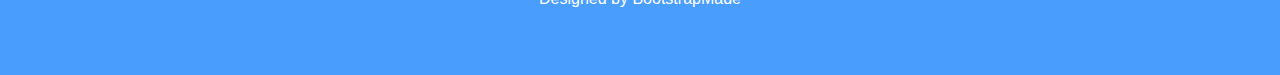
<file: pages/DevFolio/index.html>
<!DOCTYPE html>
<html lang="en">
<head>
  <meta charset="utf-8">
  <title>DevFolio Bootstrap Template</title>
  <meta content="width=device-width, initial-scale=1.0" name="viewport">
  <meta content="" name="keywords">
  <meta content="" name="description">

  <!-- Favicons -->
  <link href="img/favicon.png" rel="icon">
  <link href="img/apple-touch-icon.png" rel="apple-touch-icon">

  <!-- Bootstrap CSS File -->
  <link href="lib/bootstrap/css/bootstrap.min.css" rel="stylesheet">

  <!-- Libraries CSS Files -->
  <link href="lib/font-awesome/css/font-awesome.min.css" rel="stylesheet">
  <link href="lib/animate/animate.min.css" rel="stylesheet">
  <link href="lib/ionicons/css/ionicons.min.css" rel="stylesheet">
  <link href="lib/owlcarousel/assets/owl.carousel.min.css" rel="stylesheet">
  <link href="lib/lightbox/css/lightbox.min.css" rel="stylesheet">

  <!-- Main Stylesheet File -->
  <link href="css/style.css" rel="stylesheet">

  <!-- =======================================================
    Theme Name: DevFolio
    Theme URL: https://bootstrapmade.com/devfolio-bootstrap-portfolio-html-template/
    Author: BootstrapMade.com
    License: https://bootstrapmade.com/license/
  ======================================================= -->
</head>

<body id="page-top">

  <!--/ Nav Star /-->
  <nav class="navbar navbar-b navbar-trans navbar-expand-md fixed-top" id="mainNav">
    <div class="container">
      <a class="navbar-brand js-scroll" href="#page-top">DevFolio</a>
      <button class="navbar-toggler collapsed" type="button" data-toggle="collapse" data-target="#navbarDefault"
        aria-controls="navbarDefault" aria-expanded="false" aria-label="Toggle navigation">
        <span></span>
        <span></span>
        <span></span>
      </button>
      <div class="navbar-collapse collapse justify-content-end" id="navbarDefault">
        <ul class="navbar-nav">
          <li class="nav-item">
            <a class="nav-link js-scroll active" href="#home">Home</a>
          </li>
          <li class="nav-item">
            <a class="nav-link js-scroll" href="#about">About</a>
          </li>
          <li class="nav-item">
            <a class="nav-link js-scroll" href="#service">Services</a>
          </li>
          <li class="nav-item">
            <a class="nav-link js-scroll" href="#work">Work</a>
          </li>
          <li class="nav-item">
            <a class="nav-link js-scroll" href="#blog">Blog</a>
          </li>
          <li class="nav-item">
            <a class="nav-link js-scroll" href="#contact">Contact</a>
          </li>
        </ul>
      </div>
    </div>
  </nav>
  <!--/ Nav End /-->

  <!--/ Intro Skew Star /-->
  <div id="home" class="intro route bg-image" style="background-image: url(img/intro-bg.jpg)">
    <div class="overlay-itro"></div>
    <div class="intro-content display-table">
      <div class="table-cell">
        <div class="container">
          <!--<p class="display-6 color-d">Hello, world!</p>-->
          <h1 class="intro-title mb-4">I am Morgan Freeman</h1>
          <p class="intro-subtitle"><span class="text-slider-items">CEO DevFolio,Web Developer,Web Designer,Frontend Developer,Graphic Designer</span><strong class="text-slider"></strong></p>
          <!-- <p class="pt-3"><a class="btn btn-primary btn js-scroll px-4" href="#about" role="button">Learn More</a></p> -->
        </div>
      </div>
    </div>
  </div>
  <!--/ Intro Skew End /-->

  <section id="about" class="about-mf sect-pt4 route">
    <div class="container">
      <div class="row">
        <div class="col-sm-12">
          <div class="box-shadow-full">
            <div class="row">
              <div class="col-md-6">
                <div class="row">
                  <div class="col-sm-6 col-md-5">
                    <div class="about-img">
                      <img src="img/testimonial-2.jpg" class="img-fluid rounded b-shadow-a" alt="">
                    </div>
                  </div>
                  <div class="col-sm-6 col-md-7">
                    <div class="about-info">
                      <p><span class="title-s">Name: </span> <span>Morgan Freeman</span></p>
                      <p><span class="title-s">Profile: </span> <span>full stack developer</span></p>
                      <p><span class="title-s">Email: </span> <span>contact@example.com</span></p>
                      <p><span class="title-s">Phone: </span> <span>(617) 557-0089</span></p>
                    </div>
                  </div>
                </div>
                <div class="skill-mf">
                  <p class="title-s">Skill</p>
                  <span>HTML</span> <span class="pull-right">85%</span>
                  <div class="progress">
                    <div class="progress-bar" role="progressbar" style="width: 85%;" aria-valuenow="85" aria-valuemin="0"
                      aria-valuemax="100"></div>
                  </div>
                  <span>CSS3</span> <span class="pull-right">75%</span>
                  <div class="progress">
                    <div class="progress-bar" role="progressbar" style="width: 75%" aria-valuenow="75" aria-valuemin="0"
                      aria-valuemax="100"></div>
                  </div>
                  <span>PHP</span> <span class="pull-right">50%</span>
                  <div class="progress">
                    <div class="progress-bar" role="progressbar" style="width: 50%" aria-valuenow="50" aria-valuemin="0"
                      aria-valuemax="100"></div>
                  </div>
                  <span>JAVASCRIPT</span> <span class="pull-right">90%</span>
                  <div class="progress">
                    <div class="progress-bar" role="progressbar" style="width: 90%" aria-valuenow="90" aria-valuemin="0"
                      aria-valuemax="100"></div>
                  </div>
                </div>
              </div>
              <div class="col-md-6">
                <div class="about-me pt-4 pt-md-0">
                  <div class="title-box-2">
                    <h5 class="title-left">
                      About me
                    </h5>
                  </div>
                  <p class="lead">
                    Curabitur non nulla sit amet nisl tempus convallis quis ac lectus. Curabitur arcu erat, accumsan id
                    imperdiet et, porttitor
                    at sem. Praesent sapien massa, convallis a pellentesque nec, egestas non nisi. Nulla
                    porttitor accumsan tincidunt.
                  </p>
                  <p class="lead">
                    Mauris blandit aliquet elit, eget tincidunt nibh pulvinar a. Vivamus suscipit tortor eget felis
                    porttitor volutpat. Vestibulum
                    ac diam sit amet quam vehicula elementum sed sit amet dui. porttitor at sem.
                  </p>
                  <p class="lead">
                    Nulla porttitor accumsan tincidunt. Quisque velit nisi, pretium ut lacinia in, elementum id enim.
                    Nulla porttitor accumsan
                    tincidunt. Mauris blandit aliquet elit, eget tincidunt nibh pulvinar a.
                  </p>
                </div>
              </div>
            </div>
          </div>
        </div>
      </div>
    </div>
  </section>

  <!--/ Section Services Star /-->
  <section id="service" class="services-mf route">
    <div class="container">
      <div class="row">
        <div class="col-sm-12">
          <div class="title-box text-center">
            <h3 class="title-a">
              Services
            </h3>
            <p class="subtitle-a">
              Lorem ipsum, dolor sit amet consectetur adipisicing elit.
            </p>
            <div class="line-mf"></div>
          </div>
        </div>
      </div>
      <div class="row">
        <div class="col-md-4">
          <div class="service-box">
            <div class="service-ico">
              <span class="ico-circle"><i class="ion-monitor"></i></span>
            </div>
            <div class="service-content">
              <h2 class="s-title">Web Design</h2>
              <p class="s-description text-center">
                Lorem ipsum dolor sit amet consectetur adipisicing elit. Magni adipisci eaque autem fugiat! Quia,
                provident vitae! Magni
                tempora perferendis eum non provident.
              </p>
            </div>
          </div>
        </div>
        <div class="col-md-4">
          <div class="service-box">
            <div class="service-ico">
              <span class="ico-circle"><i class="ion-code-working"></i></span>
            </div>
            <div class="service-content">
              <h2 class="s-title">Web Development</h2>
              <p class="s-description text-center">
                Lorem ipsum dolor sit amet consectetur adipisicing elit. Magni adipisci eaque autem fugiat! Quia,
                provident vitae! Magni
                tempora perferendis eum non provident.
              </p>
            </div>
          </div>
        </div>
        <div class="col-md-4">
          <div class="service-box">
            <div class="service-ico">
              <span class="ico-circle"><i class="ion-camera"></i></span>
            </div>
            <div class="service-content">
              <h2 class="s-title">Photography</h2>
              <p class="s-description text-center">
                Lorem ipsum dolor sit amet consectetur adipisicing elit. Magni adipisci eaque autem fugiat! Quia,
                provident vitae! Magni
                tempora perferendis eum non provident.
              </p>
            </div>
          </div>
        </div>
        <div class="col-md-4">
          <div class="service-box">
            <div class="service-ico">
              <span class="ico-circle"><i class="ion-android-phone-portrait"></i></span>
            </div>
            <div class="service-content">
              <h2 class="s-title">Responsive Design</h2>
              <p class="s-description text-center">
                Lorem ipsum dolor sit amet consectetur adipisicing elit. Magni adipisci eaque autem fugiat! Quia,
                provident vitae! Magni
                tempora perferendis eum non provident.
              </p>
            </div>
          </div>
        </div>
        <div class="col-md-4">
          <div class="service-box">
            <div class="service-ico">
              <span class="ico-circle"><i class="ion-paintbrush"></i></span>
            </div>
            <div class="service-content">
              <h2 class="s-title">Graphic Design</h2>
              <p class="s-description text-center">
                Lorem ipsum dolor sit amet consectetur adipisicing elit. Magni adipisci eaque autem fugiat! Quia,
                provident vitae! Magni
                tempora perferendis eum non provident.
              </p>
            </div>
          </div>
        </div>
        <div class="col-md-4">
          <div class="service-box">
            <div class="service-ico">
              <span class="ico-circle"><i class="ion-stats-bars"></i></span>
            </div>
            <div class="service-content">
              <h2 class="s-title">Marketing Services</h2>
              <p class="s-description text-center">
                Lorem ipsum dolor sit amet consectetur adipisicing elit. Magni adipisci eaque autem fugiat! Quia,
                provident vitae! Magni
                tempora perferendis eum non provident.
              </p>
            </div>
          </div>
        </div>
      </div>
    </div>
  </section>
  <!--/ Section Services End /-->

  <div class="section-counter paralax-mf bg-image" style="background-image: url(img/counters-bg.jpg)">
    <div class="overlay-mf"></div>
    <div class="container">
      <div class="row">
        <div class="col-sm-3 col-lg-3">
          <div class="counter-box">
            <div class="counter-ico">
              <span class="ico-circle"><i class="ion-checkmark-round"></i></span>
            </div>
            <div class="counter-num">
              <p class="counter">450</p>
              <span class="counter-text">WORKS COMPLETED</span>
            </div>
          </div>
        </div>
        <div class="col-sm-3 col-lg-3">
          <div class="counter-box pt-4 pt-md-0">
            <div class="counter-ico">
              <span class="ico-circle"><i class="ion-ios-calendar-outline"></i></span>
            </div>
            <div class="counter-num">
              <p class="counter">15</p>
              <span class="counter-text">YEARS OF EXPERIENCE</span>
            </div>
          </div>
        </div>
        <div class="col-sm-3 col-lg-3">
          <div class="counter-box pt-4 pt-md-0">
            <div class="counter-ico">
              <span class="ico-circle"><i class="ion-ios-people"></i></span>
            </div>
            <div class="counter-num">
              <p class="counter">550</p>
              <span class="counter-text">TOTAL CLIENTS</span>
            </div>
          </div>
        </div>
        <div class="col-sm-3 col-lg-3">
          <div class="counter-box pt-4 pt-md-0">
            <div class="counter-ico">
              <span class="ico-circle"><i class="ion-ribbon-a"></i></span>
            </div>
            <div class="counter-num">
              <p class="counter">36</p>
              <span class="counter-text">AWARD WON</span>
            </div>
          </div>
        </div>
      </div>
    </div>
  </div>

  <!--/ Section Portfolio Star /-->
  <section id="work" class="portfolio-mf sect-pt4 route">
    <div class="container">
      <div class="row">
        <div class="col-sm-12">
          <div class="title-box text-center">
            <h3 class="title-a">
              Portfolio
            </h3>
            <p class="subtitle-a">
              Lorem ipsum, dolor sit amet consectetur adipisicing elit.
            </p>
            <div class="line-mf"></div>
          </div>
        </div>
      </div>
      <div class="row">
        <div class="col-md-4">
          <div class="work-box">
            <a href="img/work-1.jpg" data-lightbox="gallery-mf">
              <div class="work-img">
                <img src="img/work-1.jpg" alt="" class="img-fluid">
              </div>
              <div class="work-content">
                <div class="row">
                  <div class="col-sm-8">
                    <h2 class="w-title">Lorem impsum dolor</h2>
                    <div class="w-more">
                      <span class="w-ctegory">Web Design</span> / <span class="w-date">18 Sep. 2018</span>
                    </div>
                  </div>
                  <div class="col-sm-4">
                    <div class="w-like">
                      <span class="ion-ios-plus-outline"></span>
                    </div>
                  </div>
                </div>
              </div>
            </a>
          </div>
        </div>
        <div class="col-md-4">
          <div class="work-box">
            <a href="img/work-2.jpg" data-lightbox="gallery-mf">
              <div class="work-img">
                <img src="img/work-2.jpg" alt="" class="img-fluid">
              </div>
              <div class="work-content">
                <div class="row">
                  <div class="col-sm-8">
                    <h2 class="w-title">Loreda Cuno Nere</h2>
                    <div class="w-more">
                      <span class="w-ctegory">Web Design</span> / <span class="w-date">18 Sep. 2018</span>
                    </div>
                  </div>
                  <div class="col-sm-4">
                    <div class="w-like">
                      <span class="ion-ios-plus-outline"></span>
                    </div>
                  </div>
                </div>
              </div>
            </a>
          </div>
        </div>
        <div class="col-md-4">
          <div class="work-box">
            <a href="img/work-3.jpg" data-lightbox="gallery-mf">
              <div class="work-img">
                <img src="img/work-3.jpg" alt="" class="img-fluid">
              </div>
              <div class="work-content">
                <div class="row">
                  <div class="col-sm-8">
                    <h2 class="w-title">Mavrito Lana Dere</h2>
                    <div class="w-more">
                      <span class="w-ctegory">Web Design</span> / <span class="w-date">18 Sep. 2018</span>
                    </div>
                  </div>
                  <div class="col-sm-4">
                    <div class="w-like">
                      <span class="ion-ios-plus-outline"></span>
                    </div>
                  </div>
                </div>
              </div>
            </a>
          </div>
        </div>
        <div class="col-md-4">
          <div class="work-box">
            <a href="img/work-4.jpg" data-lightbox="gallery-mf">
              <div class="work-img">
                <img src="img/work-4.jpg" alt="" class="img-fluid">
              </div>
              <div class="work-content">
                <div class="row">
                  <div class="col-sm-8">
                    <h2 class="w-title">Bindo Laro Cado</h2>
                    <div class="w-more">
                      <span class="w-ctegory">Web Design</span> / <span class="w-date">18 Sep. 2018</span>
                    </div>
                  </div>
                  <div class="col-sm-4">
                    <div class="w-like">
                      <span class="ion-ios-plus-outline"></span>
                    </div>
                  </div>
                </div>
              </div>
            </a>
          </div>
        </div>
        <div class="col-md-4">
          <div class="work-box">
            <a href="img/work-5.jpg" data-lightbox="gallery-mf">
              <div class="work-img">
                <img src="img/work-5.jpg" alt="" class="img-fluid">
              </div>
              <div class="work-content">
                <div class="row">
                  <div class="col-sm-8">
                    <h2 class="w-title">Studio Lena Mado</h2>
                    <div class="w-more">
                      <span class="w-ctegory">Web Design</span> / <span class="w-date">18 Sep. 2018</span>
                    </div>
                  </div>
                  <div class="col-sm-4">
                    <div class="w-like">
                      <span class="ion-ios-plus-outline"></span>
                    </div>
                  </div>
                </div>
              </div>
            </a>
          </div>
        </div>
        <div class="col-md-4">
          <div class="work-box">
            <a href="img/work-6.jpg" data-lightbox="gallery-mf">
              <div class="work-img">
                <img src="img/work-6.jpg" alt="" class="img-fluid">
              </div>
              <div class="work-content">
                <div class="row">
                  <div class="col-sm-8">
                    <h2 class="w-title">Studio Big Bang</h2>
                    <div class="w-more">
                      <span class="w-ctegory">Web Design</span> / <span class="w-date">18 Sep. 2017</span>
                    </div>
                  </div>
                  <div class="col-sm-4">
                    <div class="w-like">
                      <span class="ion-ios-plus-outline"></span>
                    </div>
                  </div>
                </div>
              </div>
            </a>
          </div>
        </div>
        
      </div>
    </div>
  </section>
  <!--/ Section Portfolio End /-->

  <!--/ Section Testimonials Star /-->
  <div class="testimonials paralax-mf bg-image" style="background-image: url(img/overlay-bg.jpg)">
    <div class="overlay-mf"></div>
    <div class="container">
      <div class="row">
        <div class="col-md-12">
          <div id="testimonial-mf" class="owl-carousel owl-theme">
            <div class="testimonial-box">
              <div class="author-test">
                <img src="img/testimonial-2.jpg" alt="" class="rounded-circle b-shadow-a">
                <span class="author">Xavi Alonso</span>
              </div>
              <div class="content-test">
                <p class="description lead">
                  Curabitur arcu erat, accumsan id imperdiet et, porttitor at sem. Lorem ipsum dolor sit amet,
                  consectetur adipiscing elit.
                </p>
                <span class="comit"><i class="fa fa-quote-right"></i></span>
              </div>
            </div>
            <div class="testimonial-box">
              <div class="author-test">
                <img src="img/testimonial-4.jpg" alt="" class="rounded-circle b-shadow-a">
                <span class="author">Marta Socrate</span>
              </div>
              <div class="content-test">
                <p class="description lead">
                  Curabitur arcu erat, accumsan id imperdiet et, porttitor at sem. Lorem ipsum dolor sit amet,
                  consectetur adipiscing elit.
                </p>
                <span class="comit"><i class="fa fa-quote-right"></i></span>
              </div>
            </div>
          </div>
        </div>
      </div>
    </div>
  </div>

  <!--/ Section Blog Star /-->
  <section id="blog" class="blog-mf sect-pt4 route">
    <div class="container">
      <div class="row">
        <div class="col-sm-12">
          <div class="title-box text-center">
            <h3 class="title-a">
              Blog
            </h3>
            <p class="subtitle-a">
              Lorem ipsum, dolor sit amet consectetur adipisicing elit.
            </p>
            <div class="line-mf"></div>
          </div>
        </div>
      </div>
      <div class="row">
        <div class="col-md-4">
          <div class="card card-blog">
            <div class="card-img">
              <a href="blog-single.html"><img src="img/post-1.jpg" alt="" class="img-fluid"></a>
            </div>
            <div class="card-body">
              <div class="card-category-box">
                <div class="card-category">
                  <h6 class="category">Travel</h6>
                </div>
              </div>
              <h3 class="card-title"><a href="blog-single.html">See more ideas about Travel</a></h3>
              <p class="card-description">
                Proin eget tortor risus. Pellentesque in ipsum id orci porta dapibus. Praesent sapien massa, convallis
                a pellentesque nec,
                egestas non nisi.
              </p>
            </div>
            <div class="card-footer">
              <div class="post-author">
                <a href="#">
                  <img src="img/testimonial-2.jpg" alt="" class="avatar rounded-circle">
                  <span class="author">Morgan Freeman</span>
                </a>
              </div>
              <div class="post-date">
                <span class="ion-ios-clock-outline"></span> 10 min
              </div>
            </div>
          </div>
        </div>
        <div class="col-md-4">
          <div class="card card-blog">
            <div class="card-img">
              <a href="blog-single.html"><img src="img/post-2.jpg" alt="" class="img-fluid"></a>
            </div>
            <div class="card-body">
              <div class="card-category-box">
                <div class="card-category">
                  <h6 class="category">Web Design</h6>
                </div>
              </div>
              <h3 class="card-title"><a href="blog-single.html">See more ideas about Travel</a></h3>
              <p class="card-description">
                Proin eget tortor risus. Pellentesque in ipsum id orci porta dapibus. Praesent sapien massa, convallis
                a pellentesque nec,
                egestas non nisi.
              </p>
            </div>
            <div class="card-footer">
              <div class="post-author">
                <a href="#">
                  <img src="img/testimonial-2.jpg" alt="" class="avatar rounded-circle">
                  <span class="author">Morgan Freeman</span>
                </a>
              </div>
              <div class="post-date">
                <span class="ion-ios-clock-outline"></span> 10 min
              </div>
            </div>
          </div>
        </div>
        <div class="col-md-4">
          <div class="card card-blog">
            <div class="card-img">
              <a href="blog-single.html"><img src="img/post-3.jpg" alt="" class="img-fluid"></a>
            </div>
            <div class="card-body">
              <div class="card-category-box">
                <div class="card-category">
                  <h6 class="category">Web Design</h6>
                </div>
              </div>
              <h3 class="card-title"><a href="blog-single.html">See more ideas about Travel</a></h3>
              <p class="card-description">
                Proin eget tortor risus. Pellentesque in ipsum id orci porta dapibus. Praesent sapien massa, convallis
                a pellentesque nec,
                egestas non nisi.
              </p>
            </div>
            <div class="card-footer">
              <div class="post-author">
                <a href="#">
                  <img src="img/testimonial-2.jpg" alt="" class="avatar rounded-circle">
                  <span class="author">Morgan Freeman</span>
                </a>
              </div>
              <div class="post-date">
                <span class="ion-ios-clock-outline"></span> 10 min
              </div>
            </div>
          </div>
        </div>
      </div>
    </div>
  </section>
  <!--/ Section Blog End /-->

  <!--/ Section Contact-Footer Star /-->
  <section class="paralax-mf footer-paralax bg-image sect-mt4 route" style="background-image: url(img/overlay-bg.jpg)">
    <div class="overlay-mf"></div>
    <div class="container">
      <div class="row">
        <div class="col-sm-12">
          <div class="contact-mf">
            <div id="contact" class="box-shadow-full">
              <div class="row">
                <div class="col-md-6">
                  <div class="title-box-2">
                    <h5 class="title-left">
                      Send Message Us
                    </h5>
                  </div>
                  <div>
                      <form action="" method="post" role="form" class="contactForm">
                      <div id="sendmessage">Your message has been sent. Thank you!</div>
                      <div id="errormessage"></div>
                      <div class="row">
                        <div class="col-md-12 mb-3">
                          <div class="form-group">
                            <input type="text" name="name" class="form-control" id="name" placeholder="Your Name" data-rule="minlen:4" data-msg="Please enter at least 4 chars" />
                            <div class="validation"></div>
                          </div>
                        </div>
                        <div class="col-md-12 mb-3">
                          <div class="form-group">
                            <input type="email" class="form-control" name="email" id="email" placeholder="Your Email" data-rule="email" data-msg="Please enter a valid email" />
                            <div class="validation"></div>
                          </div>
                        </div>
                        <div class="col-md-12 mb-3">
                            <div class="form-group">
                              <input type="text" class="form-control" name="subject" id="subject" placeholder="Subject" data-rule="minlen:4" data-msg="Please enter at least 8 chars of subject" />
                              <div class="validation"></div>
                            </div>
                        </div>
                        <div class="col-md-12 mb-3">
                          <div class="form-group">
                            <textarea class="form-control" name="message" rows="5" data-rule="required" data-msg="Please write something for us" placeholder="Message"></textarea>
                            <div class="validation"></div>
                          </div>
                        </div>
                        <div class="col-md-12">
                          <button type="submit" class="button button-a button-big button-rouded">Send Message</button>
                        </div>
                      </div>
                    </form>
                  </div>
                </div>
                <div class="col-md-6">
                  <div class="title-box-2 pt-4 pt-md-0">
                    <h5 class="title-left">
                      Get in Touch
                    </h5>
                  </div>
                  <div class="more-info">
                    <p class="lead">
                      Lorem ipsum dolor sit amet consectetur adipisicing elit. Facilis dolorum dolorem soluta quidem
                      expedita aperiam aliquid at.
                      Totam magni ipsum suscipit amet? Autem nemo esse laboriosam ratione nobis
                      mollitia inventore?
                    </p>
                    <ul class="list-ico">
                      <li><span class="ion-ios-location"></span> 329 WASHINGTON ST BOSTON, MA 02108</li>
                      <li><span class="ion-ios-telephone"></span> (617) 557-0089</li>
                      <li><span class="ion-email"></span> contact@example.com</li>
                    </ul>
                  </div>
                  <div class="socials">
                    <ul>
                      <li><a href=""><span class="ico-circle"><i class="ion-social-facebook"></i></span></a></li>
                      <li><a href=""><span class="ico-circle"><i class="ion-social-instagram"></i></span></a></li>
                      <li><a href=""><span class="ico-circle"><i class="ion-social-twitter"></i></span></a></li>
                      <li><a href=""><span class="ico-circle"><i class="ion-social-pinterest"></i></span></a></li>
                    </ul>
                  </div>
                </div>
              </div>
            </div>
          </div>
        </div>
      </div>
    </div>
    <footer>
      <div class="container">
        <div class="row">
          <div class="col-sm-12">
            <div class="copyright-box">
              <p class="copyright">&copy; Copyright <strong>DevFolio</strong>. All Rights Reserved</p>
              <div class="credits">
                <!--
                  All the links in the footer should remain intact.
                  You can delete the links only if you purchased the pro version.
                  Licensing information: https://bootstrapmade.com/license/
                  Purchase the pro version with working PHP/AJAX contact form: https://bootstrapmade.com/buy/?theme=DevFolio
                -->
                Designed by <a href="https://bootstrapmade.com/">BootstrapMade</a>
              </div>
            </div>
          </div>
        </div>
      </div>
    </footer>
  </section>
  <!--/ Section Contact-footer End /-->

  <a href="#" class="back-to-top"><i class="fa fa-chevron-up"></i></a>
  <div id="preloader"></div>

  <!-- JavaScript Libraries -->
  <script src="lib/jquery/jquery.min.js"></script>
  <script src="lib/jquery/jquery-migrate.min.js"></script>
  <script src="lib/popper/popper.min.js"></script>
  <script src="lib/bootstrap/js/bootstrap.min.js"></script>
  <script src="lib/easing/easing.min.js"></script>
  <script src="lib/counterup/jquery.waypoints.min.js"></script>
  <script src="lib/counterup/jquery.counterup.js"></script>
  <script src="lib/owlcarousel/owl.carousel.min.js"></script>
  <script src="lib/lightbox/js/lightbox.min.js"></script>
  <script src="lib/typed/typed.min.js"></script>
  <!-- Contact Form JavaScript File -->
  <script src="contactform/contactform.js"></script>

  <!-- Template Main Javascript File -->
  <script src="js/main.js"></script>

</body>
</html>
</file>
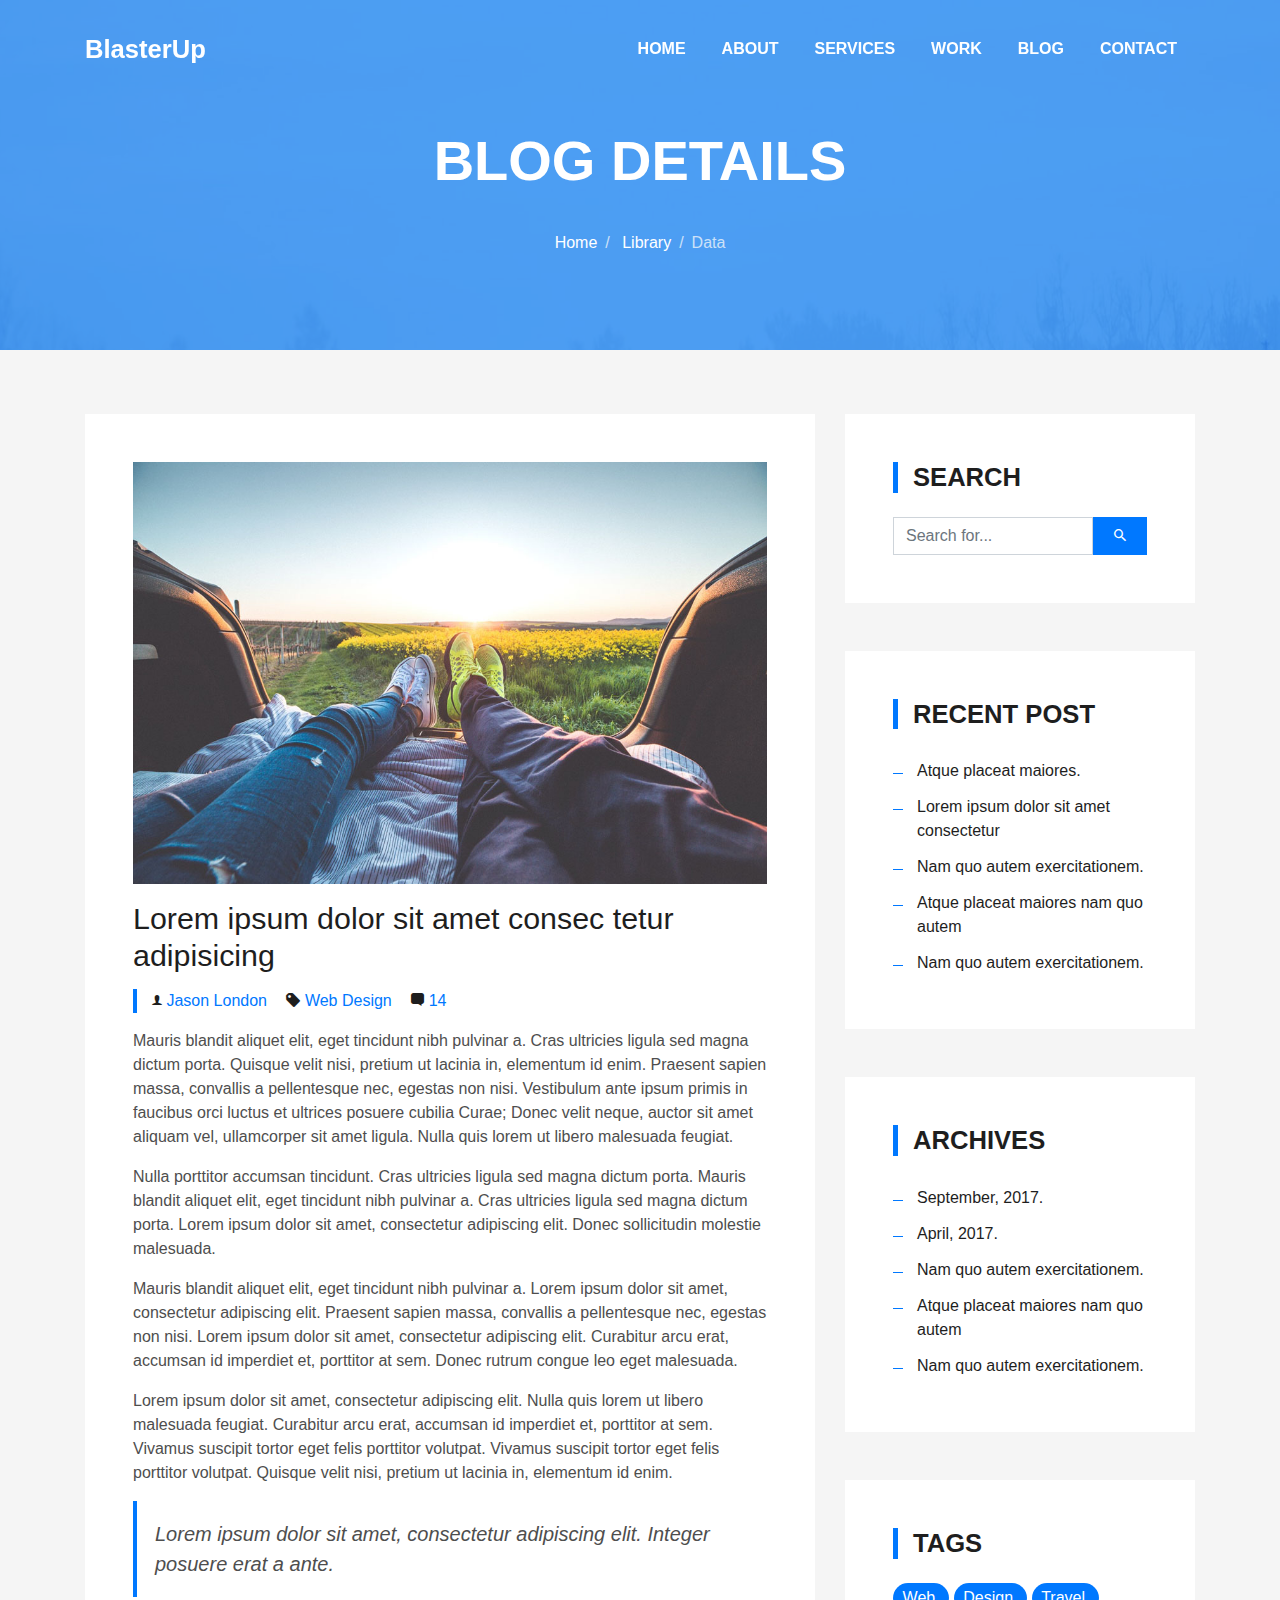
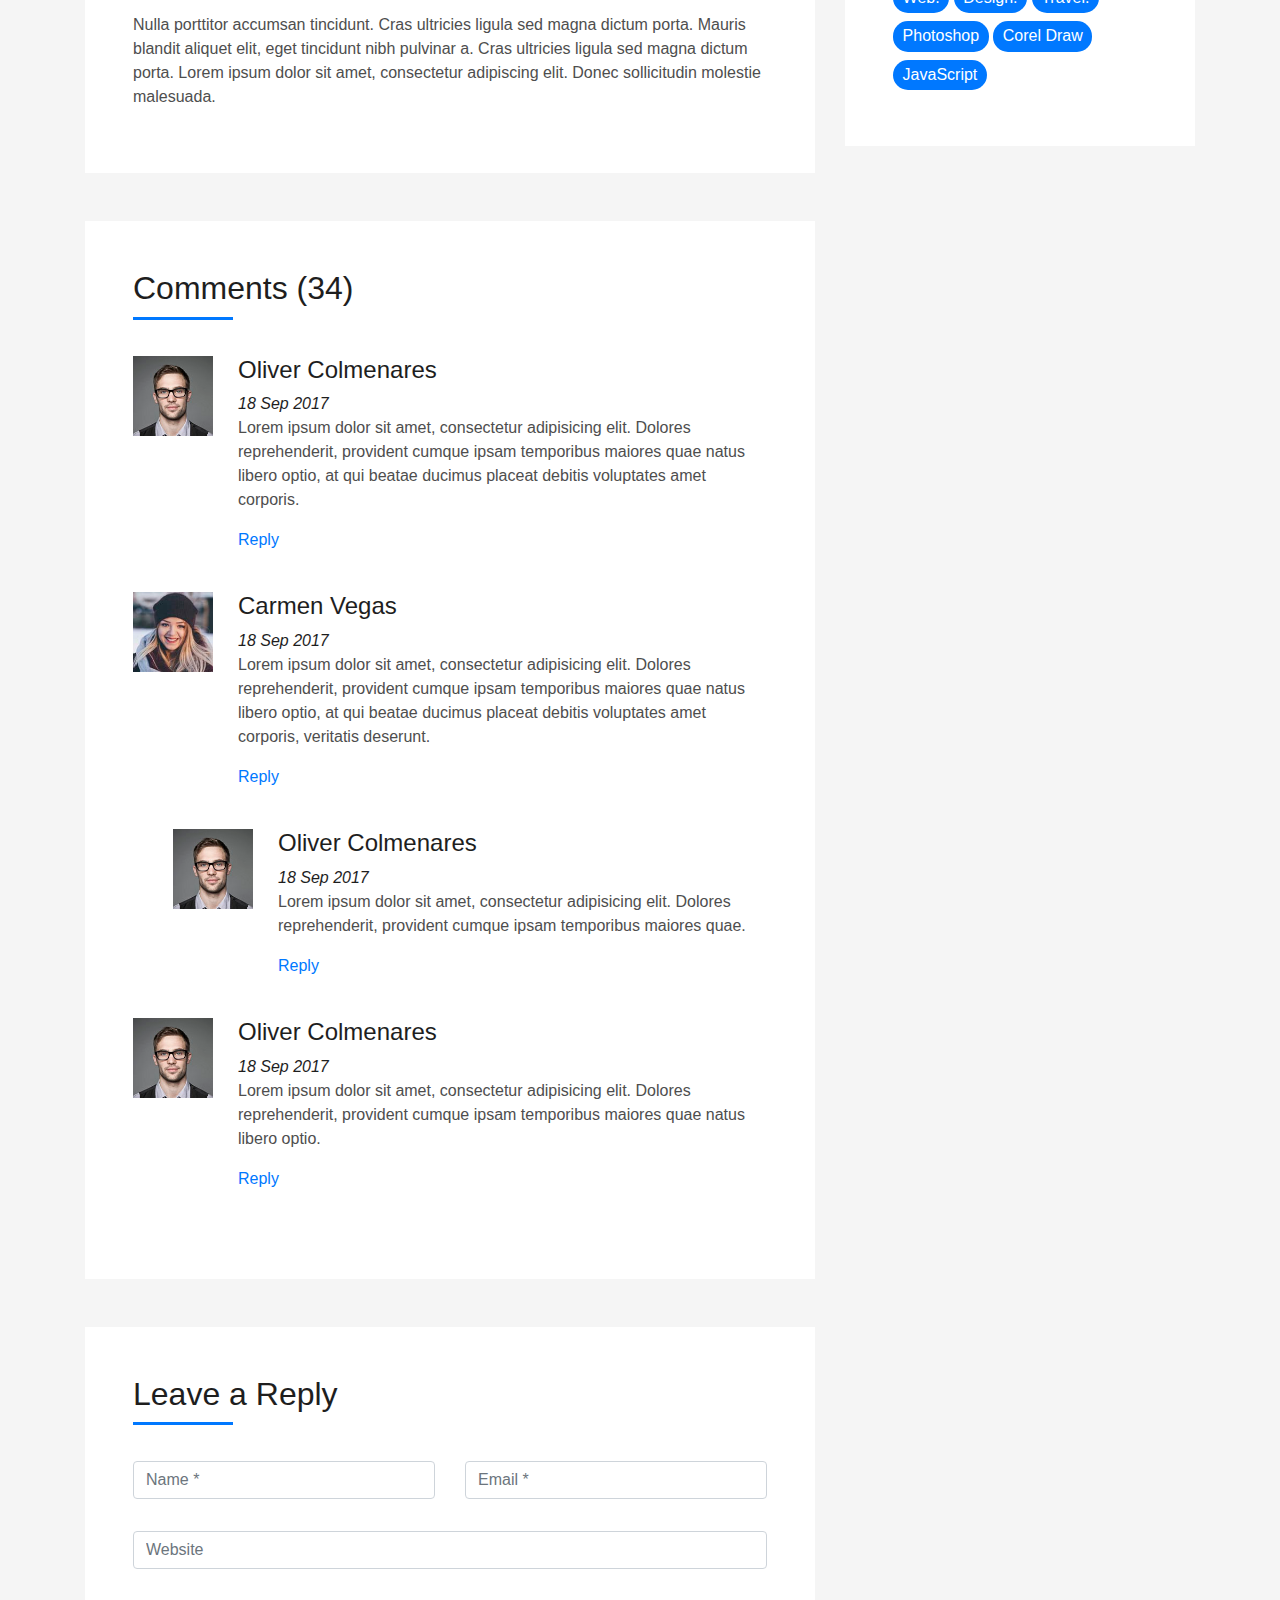
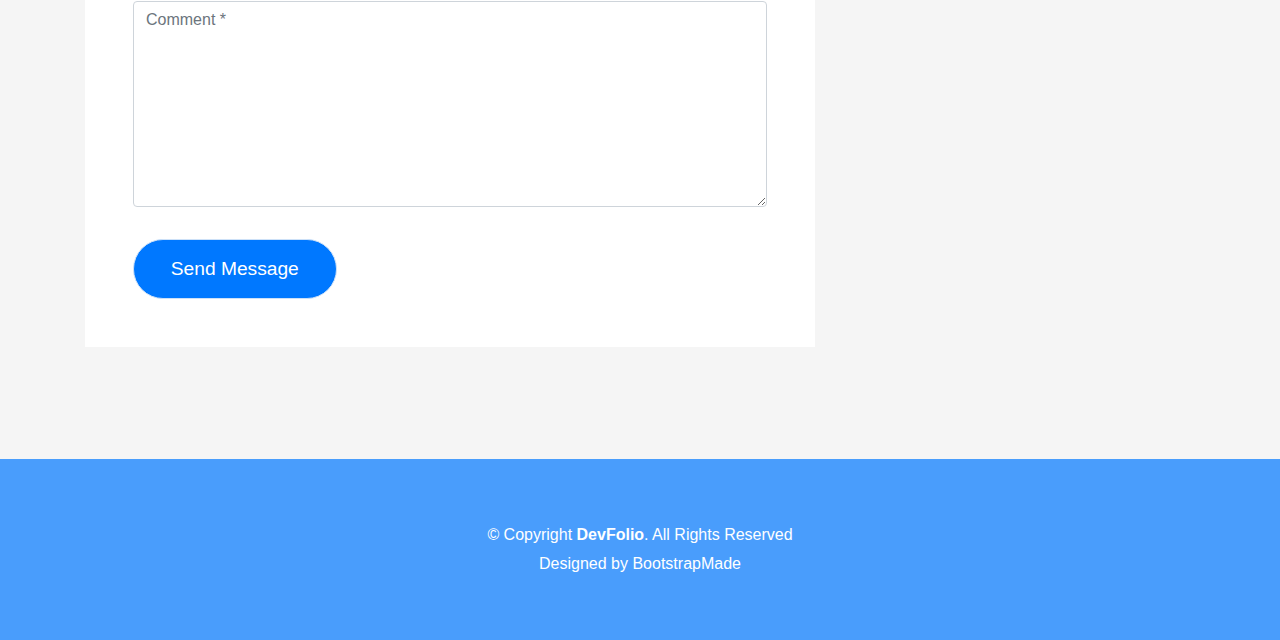
<file: pages/DevFolio/blog-single.html>
<!DOCTYPE html>
<html lang="en">
<head>
  <meta charset="utf-8">
  <title>DevFolio Bootstrap Template</title>
  <meta content="width=device-width, initial-scale=1.0" name="viewport">
  <meta content="" name="keywords">
  <meta content="" name="description">

  <!-- Favicons -->
  <link href="img/favicon.png" rel="icon">
  <link href="img/apple-touch-icon.png" rel="apple-touch-icon">

  <!-- Bootstrap CSS File -->
  <link href="lib/bootstrap/css/bootstrap.min.css" rel="stylesheet">

  <!-- Libraries CSS Files -->
  <link href="lib/font-awesome/css/font-awesome.min.css" rel="stylesheet">
  <link href="lib/animate/animate.min.css" rel="stylesheet">
  <link href="lib/ionicons/css/ionicons.min.css" rel="stylesheet">
  <link href="lib/owlcarousel/assets/owl.carousel.min.css" rel="stylesheet">
  <link href="lib/lightbox/css/lightbox.min.css" rel="stylesheet">

  <!-- Main Stylesheet File -->
  <link href="css/style.css" rel="stylesheet">

  <!-- =======================================================
    Theme Name: DevFolio
    Theme URL: https://bootstrapmade.com/devfolio-bootstrap-portfolio-html-template/
    Author: BootstrapMade.com
    License: https://bootstrapmade.com/license/
  ======================================================= -->
</head>

<body>
  <!--/ Nav Star /-->
  <nav class="navbar navbar-b navbar-trans navbar-expand-md fixed-top" id="mainNav">
    <div class="container">
      <a class="navbar-brand js-scroll" href="#page-top">BlasterUp</a>
      <button class="navbar-toggler collapsed" type="button" data-toggle="collapse" data-target="#navbarDefault"
        aria-controls="navbarDefault" aria-expanded="false" aria-label="Toggle navigation">
        <span></span>
        <span></span>
        <span></span>
      </button>
      <div class="navbar-collapse collapse justify-content-end" id="navbarDefault">
        <ul class="navbar-nav">
          <li class="nav-item">
            <a class="nav-link js-scroll" href="index.html">Home</a>
          </li>
          <li class="nav-item">
            <a class="nav-link js-scroll" href="#">About</a>
          </li>
          <li class="nav-item">
            <a class="nav-link js-scroll" href="#">Services</a>
          </li>
          <li class="nav-item">
            <a class="nav-link js-scroll" href="#">Work</a>
          </li>
          <li class="nav-item">
            <a class="nav-link js-scroll" href="#">Blog</a>
          </li>
          <li class="nav-item">
            <a class="nav-link js-scroll" href="#">Contact</a>
          </li>
        </ul>
      </div>
    </div>
  </nav>
  <!--/ Nav End /-->

  <!--/ Intro Skew Star /-->
  <div class="intro intro-single route bg-image" style="background-image: url(img/overlay-bg.jpg)">
    <div class="overlay-mf"></div>
    <div class="intro-content display-table">
      <div class="table-cell">
        <div class="container">
          <h2 class="intro-title mb-4">Blog Details</h2>
          <ol class="breadcrumb d-flex justify-content-center">
            <li class="breadcrumb-item">
              <a href="#">Home</a>
            </li>
            <li class="breadcrumb-item">
              <a href="#">Library</a>
            </li>
            <li class="breadcrumb-item active">Data</li>
          </ol>
        </div>
      </div>
    </div>
  </div>
  <!--/ Intro Skew End /-->

  <!--/ Section Blog-Single Star /-->
  <section class="blog-wrapper sect-pt4" id="blog">
    <div class="container">
      <div class="row">
        <div class="col-md-8">
          <div class="post-box">
            <div class="post-thumb">
              <img src="img/post-1.jpg" class="img-fluid" alt="">
            </div>
            <div class="post-meta">
              <h1 class="article-title">Lorem ipsum dolor sit amet consec tetur adipisicing</h1>
              <ul>
                <li>
                  <span class="ion-ios-person"></span>
                  <a href="#">Jason London</a>
                </li>
                <li>
                  <span class="ion-pricetag"></span>
                  <a href="#">Web Design</a>
                </li>
                <li>
                  <span class="ion-chatbox"></span>
                  <a href="#">14</a>
                </li>
              </ul>
            </div>
            <div class="article-content">
              <p>
                Mauris blandit aliquet elit, eget tincidunt nibh pulvinar a. Cras ultricies ligula sed magna dictum
                porta. Quisque velit
                nisi, pretium ut lacinia in, elementum id enim. Praesent sapien massa, convallis a pellentesque
                nec, egestas non nisi. Vestibulum ante ipsum primis in faucibus orci luctus et ultrices posuere
                cubilia Curae; Donec velit neque, auctor sit amet aliquam vel, ullamcorper sit amet ligula.
                Nulla quis lorem ut libero malesuada feugiat.
              </p>
              <p>
                Nulla porttitor accumsan tincidunt. Cras ultricies ligula sed magna dictum porta. Mauris blandit
                aliquet elit, eget tincidunt
                nibh pulvinar a. Cras ultricies ligula sed magna dictum porta. Lorem ipsum dolor sit amet,
                consectetur adipiscing elit. Donec sollicitudin molestie malesuada.
              </p>
              <p>
                Mauris blandit aliquet elit, eget tincidunt nibh pulvinar a. Lorem ipsum dolor sit amet, consectetur
                adipiscing elit. Praesent
                sapien massa, convallis a pellentesque nec, egestas non nisi. Lorem ipsum dolor sit amet,
                consectetur adipiscing elit. Curabitur arcu erat, accumsan id imperdiet et, porttitor at
                sem. Donec rutrum congue leo eget malesuada.
              </p>
              <p>
                Lorem ipsum dolor sit amet, consectetur adipiscing elit. Nulla quis lorem ut libero malesuada feugiat.
                Curabitur arcu erat,
                accumsan id imperdiet et, porttitor at sem. Vivamus suscipit tortor eget felis porttitor
                volutpat. Vivamus suscipit tortor eget felis porttitor volutpat. Quisque velit nisi, pretium
                ut lacinia in, elementum id enim.
              </p>
              <blockquote class="blockquote">
                <p class="mb-0">Lorem ipsum dolor sit amet, consectetur adipiscing elit. Integer posuere erat a ante.</p>
              </blockquote>
              <p>
                Nulla porttitor accumsan tincidunt. Cras ultricies ligula sed magna dictum porta. Mauris blandit
                aliquet elit, eget tincidunt
                nibh pulvinar a. Cras ultricies ligula sed magna dictum porta. Lorem ipsum dolor sit amet,
                consectetur adipiscing elit. Donec sollicitudin molestie malesuada.
              </p>
            </div>
          </div>
          <div class="box-comments">
            <div class="title-box-2">
              <h4 class="title-comments title-left">Comments (34)</h4>
            </div>
            <ul class="list-comments">
              <li>
                <div class="comment-avatar">
                  <img src="img/testimonial-2.jpg" alt="">
                </div>
                <div class="comment-details">
                  <h4 class="comment-author">Oliver Colmenares</h4>
                  <span>18 Sep 2017</span>
                  <p>
                    Lorem ipsum dolor sit amet, consectetur adipisicing elit. Dolores reprehenderit, provident cumque
                    ipsam temporibus maiores
                    quae natus libero optio, at qui beatae ducimus placeat debitis voluptates amet corporis.
                  </p>
                  <a href="3">Reply</a>
                </div>
              </li>
              <li>
                <div class="comment-avatar">
                  <img src="img/testimonial-4.jpg" alt="">
                </div>
                <div class="comment-details">
                  <h4 class="comment-author">Carmen Vegas</h4>
                  <span>18 Sep 2017</span>
                  <p>
                    Lorem ipsum dolor sit amet, consectetur adipisicing elit. Dolores reprehenderit, provident cumque
                    ipsam temporibus maiores
                    quae natus libero optio, at qui beatae ducimus placeat debitis voluptates amet corporis,
                    veritatis deserunt.
                  </p>
                  <a href="3">Reply</a>
                </div>
              </li>
              <li class="comment-children">
                <div class="comment-avatar">
                  <img src="img/testimonial-2.jpg" alt="">
                </div>
                <div class="comment-details">
                  <h4 class="comment-author">Oliver Colmenares</h4>
                  <span>18 Sep 2017</span>
                  <p>
                    Lorem ipsum dolor sit amet, consectetur adipisicing elit. Dolores reprehenderit, provident cumque
                    ipsam temporibus maiores
                    quae.
                  </p>
                  <a href="3">Reply</a>
                </div>
              </li>
              <li>
                <div class="comment-avatar">
                  <img src="img/testimonial-2.jpg" alt="">
                </div>
                <div class="comment-details">
                  <h4 class="comment-author">Oliver Colmenares</h4>
                  <span>18 Sep 2017</span>
                  <p>
                    Lorem ipsum dolor sit amet, consectetur adipisicing elit. Dolores reprehenderit, provident cumque
                    ipsam temporibus maiores
                    quae natus libero optio.
                  </p>
                  <a href="3">Reply</a>
                </div>
              </li>
            </ul>
          </div>
          <div class="form-comments">
            <div class="title-box-2">
              <h3 class="title-left">
                Leave a Reply
              </h3>
            </div>
            <form class="form-mf">
              <div class="row">
                <div class="col-md-6 mb-3">
                  <div class="form-group">
                    <input type="text" class="form-control input-mf" id="inputName" placeholder="Name *" required>
                  </div>
                </div>
                <div class="col-md-6 mb-3">
                  <div class="form-group">
                    <input type="email" class="form-control input-mf" id="inputEmail1" placeholder="Email *" required>
                  </div>
                </div>
                <div class="col-md-12 mb-3">
                  <div class="form-group">
                    <input type="url" class="form-control input-mf" id="inputUrl" placeholder="Website">
                  </div>
                </div>
                <div class="col-md-12 mb-3">
                  <div class="form-group">
                    <textarea id="textMessage" class="form-control input-mf" placeholder="Comment *" name="message"
                      cols="45" rows="8" required></textarea>
                  </div>
                </div>
                <div class="col-md-12">
                  <button type="submit" class="button button-a button-big button-rouded">Send Message</button>
                </div>
              </div>
            </form>
          </div>
        </div>
        <div class="col-md-4">
          <div class="widget-sidebar sidebar-search">
            <h5 class="sidebar-title">Search</h5>
            <div class="sidebar-content">
              <form>
                <div class="input-group">
                  <input type="text" class="form-control" placeholder="Search for..." aria-label="Search for...">
                  <span class="input-group-btn">
                    <button class="btn btn-secondary btn-search" type="button">
                      <span class="ion-android-search"></span>
                    </button>
                  </span>
                </div>
              </form>
            </div>
          </div>
          <div class="widget-sidebar">
            <h5 class="sidebar-title">Recent Post</h5>
            <div class="sidebar-content">
              <ul class="list-sidebar">
                <li>
                  <a href="#">Atque placeat maiores.</a>
                </li>
                <li>
                  <a href="#">Lorem ipsum dolor sit amet consectetur</a>
                </li>
                <li>
                  <a href="#">Nam quo autem exercitationem.</a>
                </li>
                <li>
                  <a href="#">Atque placeat maiores nam quo autem</a>
                </li>
                <li>
                  <a href="#">Nam quo autem exercitationem.</a>
                </li>
              </ul>
            </div>
          </div>
          <div class="widget-sidebar">
            <h5 class="sidebar-title">Archives</h5>
            <div class="sidebar-content">
              <ul class="list-sidebar">
                <li>
                  <a href="#">September, 2017.</a>
                </li>
                <li>
                  <a href="#">April, 2017.</a>
                </li>
                <li>
                  <a href="#">Nam quo autem exercitationem.</a>
                </li>
                <li>
                  <a href="#">Atque placeat maiores nam quo autem</a>
                </li>
                <li>
                  <a href="#">Nam quo autem exercitationem.</a>
                </li>
              </ul>
            </div>
          </div>
          <div class="widget-sidebar widget-tags">
            <h5 class="sidebar-title">Tags</h5>
            <div class="sidebar-content">
              <ul>
                <li>
                  <a href="#">Web.</a>
                </li>
                <li>
                  <a href="#">Design.</a>
                </li>
                <li>
                  <a href="#">Travel.</a>
                </li>
                <li>
                  <a href="#">Photoshop</a>
                </li>
                <li>
                  <a href="#">Corel Draw</a>
                </li>
                <li>
                  <a href="#">JavaScript</a>
                </li>
              </ul>
            </div>
          </div>
        </div>
      </div>
    </div>
  </section>
  <!--/ Section Blog-Single End /-->

  <!--/ Section Contact-Footer Star /-->
  <section class="paralax-mf footer-paralax bg-image sect-mt4 route" style="background-image: url(img/overlay-bg.jpg)">
    <div class="overlay-mf"></div>
    <footer>
      <div class="container">
        <div class="row">
          <div class="col-sm-12">
            <div class="copyright-box">
              <p class="copyright">&copy; Copyright <strong>DevFolio</strong>. All Rights Reserved</p>
              <div class="credits">
                <!--
                  All the links in the footer should remain intact.
                  You can delete the links only if you purchased the pro version.
                  Licensing information: https://bootstrapmade.com/license/
                  Purchase the pro version with working PHP/AJAX contact form: https://bootstrapmade.com/buy/?theme=DevFolio
                -->
                Designed by <a href="https://bootstrapmade.com/">BootstrapMade</a>
              </div>
            </div>
          </div>
        </div>
      </div>
    </footer>
  </section>
  <!--/ Section Contact-footer End /-->

  <a href="#" class="back-to-top"><i class="fa fa-chevron-up"></i></a>
  <div id="preloader"></div>

  <!-- JavaScript Libraries -->
  <script src="lib/jquery/jquery.min.js"></script>
  <script src="lib/jquery/jquery-migrate.min.js"></script>
  <script src="lib/popper/popper.min.js"></script>
  <script src="lib/bootstrap/js/bootstrap.min.js"></script>
  <script src="lib/easing/easing.min.js"></script>
  <script src="lib/counterup/jquery.waypoints.min.js"></script>
  <script src="lib/counterup/jquery.counterup.js"></script>
  <script src="lib/owlcarousel/owl.carousel.min.js"></script>
  <script src="lib/lightbox/js/lightbox.min.js"></script>
  <script src="lib/typed/typed.min.js"></script>
  <!-- Contact Form JavaScript File -->
  <script src="contactform/contactform.js"></script>

  <!-- Template Main Javascript File -->
  <script src="js/main.js"></script>

</body>
</html>
</file>
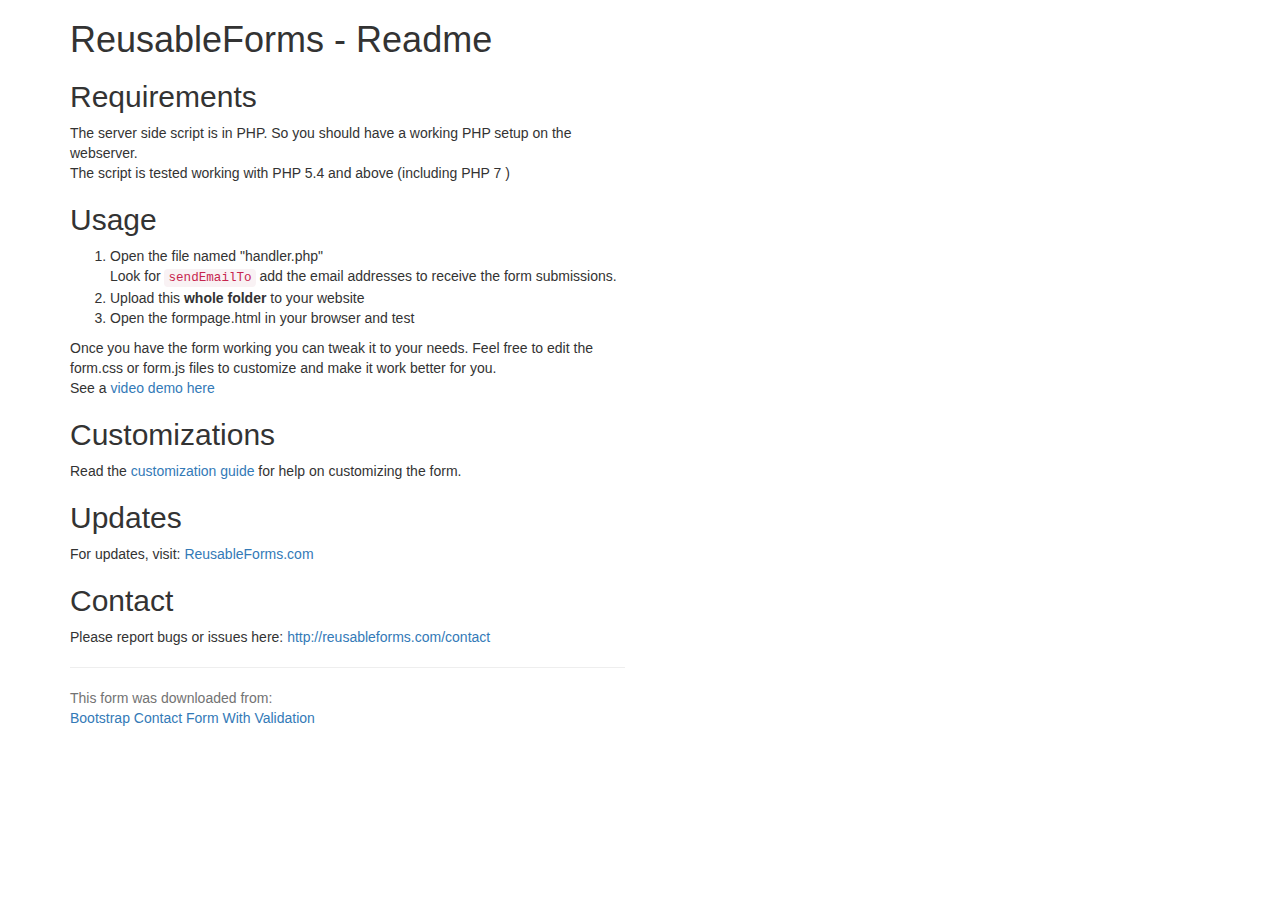
<file: pages/DevFolio/realcontactform/readme.html>
<!doctype html>

<html lang="en">
<head>
  <meta charset="utf-8">

  <title>Reusable Form Readme First</title>
  <!-- Latest compiled and minified CSS -->
<link rel="stylesheet" href="https://maxcdn.bootstrapcdn.com/bootstrap/3.3.7/css/bootstrap.min.css" >

</head>

<body>
<div class="container">
<div class="row">
<div class="col-md-6">
<h1>ReusableForms - Readme</h1>

<h2>Requirements</h2>
The server side script is in PHP. So you should have a working PHP setup on the webserver.
<p>
The script is tested working with PHP 5.4 and above (including PHP 7 )
</p>

<h2>Usage</h2>
<ol>
<li>Open the file named "handler.php" <br/> Look for <code>sendEmailTo</code> add the email addresses to receive the form submissions.</li>
<li>Upload this <strong>whole folder</strong> to your website</li>
<li>Open the formpage.html in your browser and test</li>
</ol>
Once you have the form working you can tweak it to your needs. Feel free to edit the form.css or form.js files to customize and make it work better for you.
<p>
See a <a href="https://youtu.be/jAr4ZtLnmn0">video demo here</a>
</p>
<h2>Customizations</h2>
Read the <a href="http://reusableforms.com/doc/customization">customization guide</a> for help on customizing the form.

<h2>Updates</h2>
For updates, visit: <a href="http://reusableforms.com">ReusableForms.com</a>

<h2>Contact</h2>
Please report bugs or issues here:
<a href="http://reusableforms.com/contact">http://reusableforms.com/contact</a>
<p></p>
<hr/>
<p class="help-block">
This form was downloaded from:<br/>
<a href="http://reusableforms.com/d/e2/bootstrap-contact-form-with-validation">Bootstrap Contact Form With Validation</a>
</p>

</div>
</div>
</div>
</body>
</html>
</file>
<file: css/style.css>
/*
  Theme Name: DevFolio
  Theme URL: https://bootstrapmade.com/devfolio-bootstrap-portfolio-html-template/
  Author: BootstrapMade.com
  License: https://bootstrapmade.com/license/
*/

/*======================================
//--//-->   STYLES GENERALES
======================================*/

body {
  background-color: #f5f5f5;
  color: #4e4e4e;
}

h1,
h2,
h3,
h4,
h5,
h6 {
  color: #1e1e1e;
}

a {
  color: #1e1e1e;
  transition: all 0.5s ease-in-out;
}

a:hover {
  color: #0078ff;
  text-decoration: none;
  transition: all 0.5s ease-in-out;
}

.p-r {
  position: relative;
}

.color-a {
  color: #0078ff;
}

.color-d {
  color: #f5f5f5;
}

.color-text-a {
  color: #4e4e4e;
}

.box-shadow,
.paralax-mf,
.service-box,
.work-box,
.card-blog {
  box-shadow: 0 13px 8px -10px rgba(0, 0, 0, 0.1);
}

.box-shadow-a,
.button:hover {
  box-shadow: 0 0 0 4px #cde1f8;
}

.display-5 {
  font-size: 2.5rem;
  font-weight: 300;
  line-height: 1.1;
}

.display-6 {
  font-size: 2rem;
  font-weight: 300;
  line-height: 1.1;
}

.avatar {
  width: 32px;
  height: 32px;
  margin-right: 4px;
  overflow: hidden;
}

.bg-image {
  background-repeat: no-repeat;
  background-attachment: fixed;
  background-size: cover;
  background-position: center center;
}

.overlay-mf {
  background-color: #0078ff;
}

.overlay-mf {
  position: absolute;
  top: 0;
  left: 0px;
  padding: 0;
  height: 100%;
  width: 100%;
  opacity: .7;
}

.paralax-mf {
  position: relative;
  padding: 8rem 0;
}

.display-table {
  width: 100%;
  height: 100%;
  display: table;
}

.table-cell {
  display: table-cell;
  vertical-align: middle;
}

/*--/ Sections /--*/

.sect-4 {
  padding: 4rem 0;
}

.sect-pt4 {
  padding-top: 4rem;
}

.sect-mt4 {
  margin-top: 4rem;
}

/*--/ Title s /--*/

.title-s {
  font-weight: 600;
  color: #1e1e1e;
  font-size: 1.1rem;
}

/*--/ Title A /--*/

.title-box {
  margin-bottom: 4rem;
}

.title-a {
  font-size: 3rem;
  font-weight: bold;
  text-transform: uppercase;
}

.subtitle-a {
  color: #4e4e4e;
}

.line-mf {
  width: 40px;
  height: 5px;
  background-color: #ff4500;
  margin: 0 auto;
}

/*--/ Title Left /--*/

.title-box-2 {
  margin-bottom: 3rem;
}

.title-left {
  font-size: 2rem;
  position: relative;
}

.title-left:before {
  content: '';
  position: absolute;
  height: 3px;
  background-color: #ff6347;
  width: 100px;
  bottom: -12px;
}

.title-left-2 {
  font-size: 2rem;
  position: relative;
}

.title-left-2:before {
  content: '';
  position: absolute;
  height: 3px;
  background-color: #0078ff;
  width: 100px;
  bottom: -12px;
}

/*------/ Box /------*/

.box-pl2 {
  padding-left: 2rem;
}

.box-shadow-full {
  padding: 3rem 1.25rem;
  position: relative;
  background-color: #fff;
  margin-bottom: 3rem;
  z-index: 2;
  box-shadow: 0 1px 1px 0 rgba(0, 0, 0, 0.06), 0 2px 5px 0 rgba(0, 0, 0, 0.2);
}

/*------/ Socials /------*/

.socials {
  padding: 1.5rem 0;
}

.socials ul li {
  display: inline-block;
}

.socials .ico-circle {
  height: 40px;
  width: 40px;
  font-size: 1.7rem;
  border-radius: 50%;
  line-height: 1.4;
  margin: 0 15px 0 0;
  box-shadow: 0 0 0 3px #0078ff;
  transition: all 500ms ease;
}

.socials .ico-circle:hover {
  background-color: #0078ff;
  color: #fff;
  box-shadow: 0 0 0 3px #cde1f8;
  transition: all 500ms ease;
}

/*------/ Ul resect /------*/

.ul-resect,
.socials ul,
.list-ico,
.blog-wrapper .post-meta ul,
.box-comments .list-comments,
.widget-sidebar .list-sidebar,
.widget-tags ul {
  list-style: none;
  padding-left: 0;
  margin-bottom: 0;
}

.list-ico {
  line-height: 2;
}

.list-ico span {
  color: #0078ff;
  margin-right: 10px;
}

/*------/ Ico Circle /------*/

.ico-circle {
  height: 100px;
  width: 100px;
  font-size: 2rem;
  border-radius: 50%;
  line-height: 1.55;
  margin: 0 auto;
  text-align: center;
  box-shadow: 0 0 0 10px #0078ff;
  display: block;
}

/*------/ Owl Carousel /------*/

.owl-theme .owl-dots {
  text-align: center;
  margin-top: 18px;
}

.owl-theme .owl-dots .owl-dot {
  display: inline-block;
}

.owl-theme .owl-dots .owl-dot span {
  width: 18px;
  height: 7px;
  margin: 5px 5px;
  background: #cde1f8;
  border: 0px solid #cde1f8;
  display: block;
  transition: all 0.6s ease-in-out;
  cursor: pointer;
}

.owl-theme .owl-dots .owl-dot:hover span {
  background-color: #cde1f8;
}

.owl-theme .owl-dots .owl-dot.active span {
  background-color: #1B1B1B;
  width: 25px;
}

/*--/ Scrolltop s /--*/

.scrolltop-mf {
  position: relative;
  display: none;
}

.scrolltop-mf span {
  z-index: 999;
  position: fixed;
  width: 42px;
  height: 42px;
  background-color: #0078ff;
  opacity: .7;
  font-size: 1.6rem;
  line-height: 1.5;
  text-align: center;
  color: #fff;
  top: auto;
  left: auto;
  right: 30px;
  bottom: 50px;
  cursor: pointer;
  border-radius: 50%;
}

/* Back to top button */

.back-to-top {
  position: fixed;
  display: none;
  background: #ff4500;
  color: #fff;
  width: 44px;
  height: 44px;
  text-align: center;
  line-height: 1;
  font-size: 16px;
  border-radius: 50%;
  right: 15px;
  bottom: 15px;
  transition: background 0.5s;
  z-index: 11;
}

.back-to-top i {
  padding-top: 12px;
  color: #fff;
}

/* Prelaoder */

#preloader {
  position: fixed;
  top: 0;
  left: 0;
  right: 0;
  bottom: 0;
  z-index: 9999;
  overflow: hidden;
  background: #fff;
}

#preloader:before {
  content: "";
  position: fixed;
  top: calc(50% - 30px);
  left: calc(50% - 30px);
  border: 6px solid #f2f2f2;
  border-top: 6px solid #0078ff;
  border-radius: 50%;
  width: 60px;
  height: 60px;
  -webkit-animation: animate-preloader 1s linear infinite;
  animation: animate-preloader 1s linear infinite;
}

@-webkit-keyframes animate-preloader {
  0% {
    -webkit-transform: rotate(0deg);
    transform: rotate(0deg);
  }

  100% {
    -webkit-transform: rotate(360deg);
    transform: rotate(360deg);
  }
}

@keyframes animate-preloader {
  0% {
    -webkit-transform: rotate(0deg);
    transform: rotate(0deg);
  }

  100% {
    -webkit-transform: rotate(360deg);
    transform: rotate(360deg);
  }
}

/*======================================
//--//-->   NAVBAR
======================================*/

.navbar-b {
  transition: all .5s ease-in-out;
  background-color: transparent;
  padding-top: 1.563rem;
  padding-bottom: 1.563rem;
}

.navbar-b.navbar-reduce {
  box-shadow: 0px 6px 9px 0px rgba(0, 0, 0, 0.06);
}

.navbar-b.navbar-trans .nav-item,
.navbar-b.navbar-reduce .nav-item {
  position: relative;
  padding-right: 10px;
  padding-left: 0;
}

.navbar-b.navbar-trans .nav-link,
.navbar-b.navbar-reduce .nav-link {
  color: #fff;
  text-transform: uppercase;
  font-weight: 600;
}

.navbar-b.navbar-trans .nav-link:before,
.navbar-b.navbar-reduce .nav-link:before {
  content: '';
  position: absolute;
  margin-left: 0px;
  width: 0%;
  bottom: 0;
  left: 0;
  height: 2px;
  transition: all 500ms ease;
}

.navbar-b.navbar-trans .nav-link:hover,
.navbar-b.navbar-reduce .nav-link:hover {
  color: #1B1B1B;
}

.navbar-b.navbar-trans .nav-link:hover:before,
.navbar-b.navbar-reduce .nav-link:hover:before {
  width: 35px;
}

.navbar-b.navbar-trans .show > .nav-link:before,
.navbar-b.navbar-trans .active > .nav-link:before,
.navbar-b.navbar-trans .nav-link.show:before,
.navbar-b.navbar-trans .nav-link.active:before,
.navbar-b.navbar-reduce .show > .nav-link:before,
.navbar-b.navbar-reduce .active > .nav-link:before,
.navbar-b.navbar-reduce .nav-link.show:before,
.navbar-b.navbar-reduce .nav-link.active:before {
  width: 35px;
}

.navbar-b.navbar-trans .nav-link:before {
  background-color: #fff;
}

.navbar-b.navbar-trans .nav-link:hover {
  color: #fff;
}

.navbar-b.navbar-trans .show > .nav-link,
.navbar-b.navbar-trans .active > .nav-link,
.navbar-b.navbar-trans .nav-link.show,
.navbar-b.navbar-trans .nav-link.active {
  color: #fff;
}

.navbar-b.navbar-reduce {
  transition: all .5s ease-in-out;
  background-color: #fff;
  padding-top: 15px;
  padding-bottom: 15px;
}

.navbar-b.navbar-reduce .nav-link {
  color: #ff4500;
}

.navbar-b.navbar-reduce .nav-link:before {
  background-color: #ff4500;
}

.navbar-b.navbar-reduce .nav-link:hover {
  color: #ff4500;
}

.navbar-b.navbar-reduce .show > .nav-link,
.navbar-b.navbar-reduce .active > .nav-link,
.navbar-b.navbar-reduce .nav-link.show,
.navbar-b.navbar-reduce .nav-link.active {
  color: #ff4500;
}

.navbar-b.navbar-reduce .navbar-brand {
  color: #ff4500
}

.navbar-b.navbar-reduce .navbar-toggler span {
  background-color: #1B1B1B;
}

.navbar-b .navbar-brand {
  color: #fff;
  font-size: 1.6rem;
  font-weight: 600;
}

.navbar-b .navbar-nav .dropdown-item.show .dropdown-menu,
.navbar-b .dropdown.show .dropdown-menu,
.navbar-b .dropdown-btn.show .dropdown-menu {
  -webkit-transform: translate3d(0px, 0px, 0px);
  transform: translate3d(0px, 0px, 0px);
  visibility: visible !important;
}

.navbar-b .dropdown-menu {
  margin: 1.12rem 0 0;
  border-radius: 0;
}

.navbar-b .dropdown-menu .dropdown-item {
  padding: .7rem 1.7rem;
  transition: all 500ms ease;
}

.navbar-b .dropdown-menu .dropdown-item:hover {
  background-color: #0078ff;
  color: #fff;
  transition: all 500ms ease;
}

.navbar-b .dropdown-menu .dropdown-item.active {
  background-color: #0078ff;
}

/*--/ Hamburger Navbar /--*/

.navbar-toggler {
  position: relative;
}

.navbar-toggler:focus,
.navbar-toggler:active {
  outline: 0;
}

.navbar-toggler span {
  display: block;
  background-color: #fff;
  height: 3px;
  width: 25px;
  margin-top: 4px;
  margin-bottom: 4px;
  -webkit-transform: rotate(0deg);
  transform: rotate(0deg);
  left: 0;
  opacity: 1;
}

.navbar-toggler span:nth-child(1),
.navbar-toggler span:nth-child(3) {
  transition: -webkit-transform .35s ease-in-out;
  transition: transform .35s ease-in-out;
  transition: transform .35s ease-in-out, -webkit-transform .35s ease-in-out;
}

.navbar-toggler:not(.collapsed) span:nth-child(1) {
  position: absolute;
  left: 12px;
  top: 10px;
  -webkit-transform: rotate(135deg);
  transform: rotate(135deg);
  opacity: 0.9;
}

.navbar-toggler:not(.collapsed) span:nth-child(2) {
  height: 12px;
  visibility: hidden;
  background-color: transparent;
}

.navbar-toggler:not(.collapsed) span:nth-child(3) {
  position: absolute;
  left: 12px;
  top: 10px;
  -webkit-transform: rotate(-135deg);
  transform: rotate(-135deg);
  opacity: 0.9;
}

/*======================================
//--//-->   INTRO
======================================*/

.intro {
  height: 100vh;
  position: relative;
  color: #fff;
}

.intro .intro-content {
  text-align: center;
  position: absolute;
}

.intro .overlay-itro {
  background-color: rgba(0, 0, 0, 0.6);
  position: absolute;
  top: 0;
  left: 0px;
  padding: 0;
  height: 100%;
  width: 100%;
  opacity: .9;
}

.intro .intro-title {
  color: #fff;
  font-weight: 600;
  font-size: 3rem;
}

.intro .intro-subtitle {
  font-size: 1.5rem;
  font-weight: 300;
}

.intro .text-slider-items {
  display: none;
}

.intro-single {
  height: 350px;
}

.intro-single .intro-content {
  margin-top: 30px;
}

.intro-single .intro-title {
  text-transform: uppercase;
  font-size: 3rem;
}

.intro-single .breadcrumb {
  background-color: transparent;
  color: #0078ff;
}

.intro-single .breadcrumb .breadcrumb-item:before {
  color: #cde1f8;
}

.intro-single .breadcrumb .breadcrumb-item.active {
  color: #cde1f8;
}

.intro-single .breadcrumb a {
  color: #fff;
}

/*======================================
//--//-->   ABOUT
======================================*/

.about-mf .box-shadow-full {
  padding-top: 4rem;
  padding-bottom: 4rem;
}

.about-mf .about-img {
  margin-bottom: 2rem;
}

.about-mf .about-img img {
  margin-left: 10px;
}

.skill-mf span {
  color: #4e4e4e;
}


/*======================================
//--//-->   COUNTER
======================================*/

.counter-box {
  color: #fff;
  text-align: center;
}

.counter-ico {
  margin-bottom: 1rem;
}

.counter-ico .ico-circle {
  height: 60px;
  width: 60px;
  line-height: 1.8;
  box-shadow: 0 0 0 10px #cde1f8;
}

.counter-num .counter {
  font-size: 2rem;
  margin-bottom: 0;
}

/*======================================
//--//-->   PORTFOLIO
======================================*/

.work-box {
  margin-bottom: 4rem;
  -webkit-backface-visibility: hidden;
  backface-visibility: hidden;
  background-color: #fff;
  height: 400px;
}

.work-box:hover img {
  -webkit-transform: scale(1.05);
  transform: scale(1.05);
}

.work-img {
  display: block;
  overflow: hidden;
  max-height: 250px;
  width: auto;
  height: auto;
  float: center;
}

.work-img img {
  transition: all 1s;
}

.work-content {
  padding: 2rem 3% 1rem 4%;
}

.work-content .w-more {
  color: #4e4e4e;
  font-size: .8rem;
}

.work-content .w-more .w-ctegory {
  color: #0078ff;
}

.work-content .w-like {
  font-size: 2.5rem;
  color: #0078ff;
  float: right;
}

.work-content .w-like a {
  color: #0078ff;
}

.work-content .w-like .num-like {
  font-size: .7rem;
}

.w-title {
  font-size: 1.2rem;
  padding-top: 1rem;
}

/*======================================
//--//-->   TESTIMONIALS
======================================*/

.testimonials .owl-carousel .owl-item img {
  width: auto;
}

.testimonial-box {
  color: #fff;
  text-align: center;
}

.testimonial-box .author-test {
  margin-top: 1rem;
}

.testimonial-box .author-test img {
  margin: 0 auto;
}

.testimonial-box .author {
  color: #fff;
  text-transform: uppercase;
  font-weight: 600;
  margin: 1rem 0;
  display: block;
  font-size: 1.4rem;
}

.testimonial-box .comit {
  font-size: 2rem;
  color: #0078ff;
  background-color: #fff;
  width: 52px;
  height: 52px;
  display: block;
  margin: 0 auto;
  border-radius: 50%;
  line-height: 1.6;
}

/*======================================
//--//-->   BLOG
======================================*/

.card-blog .card-body {
  position: relative;
}

.card-blog .card-category-box {
  position: absolute;
  text-align: center;
  top: -16px;
  left: 15px;
  right: 15px;
  line-height: 25px;
  overflow: hidden;
}

.card-blog .card-category {
  display: inline-block;
  color: #fff;
  padding: 0 15px 5px;
  overflow: hidden;
  background-color: #0078ff;
  border-radius: 4px;
}

.card-blog .card-category .category {
  color: #fff;
  display: inline-block;
  text-transform: uppercase;
  font-size: .7rem;
  letter-spacing: .1px;
  margin-bottom: 0;
}

.card-blog .card-title {
  font-size: 1.3rem;
  margin-top: .6rem;
}

.card-blog .card-description {
  color: #4e4e4e;
}

.card-blog .post-author {
  display: inline-block;
}

.card-blog .post-date {
  color: #4e4e4e;
  display: inline-block;
  float: right;
}

/*------/ Comments /------*/

.box-comments .list-comments li {
  padding-bottom: 40px;
}

.box-comments .list-comments .comment-avatar {
  display: table-cell;
  vertical-align: top;
}

.box-comments .list-comments .comment-avatar img {
  width: 80px;
  height: 80px;
}

.box-comments .list-comments .comment-author {
  font-size: 1.3rem;
}

.box-comments .list-comments .comment-details {
  display: table-cell;
  vertical-align: top;
  padding-left: 25px;
}

.box-comments .list-comments a {
  color: #0078ff;
}

.box-comments .list-comments span {
  color: #1e1e1e;
  font-style: italic;
}

.box-comments .comment-children {
  margin-left: 40px;
}

/*------/ Sidebar /------*/

.widget-sidebar .sidebar-title {
  font-size: 1.6rem;
  font-weight: 600;
  border-left: 5px solid #0078ff;
  padding-left: 15px;
  text-transform: uppercase;
  margin-bottom: 1.5rem;
}

.widget-sidebar .list-sidebar li {
  position: relative;
  padding: 6px 0 6px 24px;
}

.widget-sidebar .list-sidebar li:before {
  position: absolute;
  content: "";
  width: 10px;
  height: 1px;
  left: 0;
  background-color: #0078ff;
  top: 20px;
}

.sidebar-search input {
  background-color: #fff;
  border-radius: 0;
  transition: all 0.5s ease-in-out;
}

.sidebar-search .btn-search {
  background-color: #0078ff;
  border-color: #0078ff;
  border-radius: 0;
  padding-left: 20px;
  padding-right: 20px;
}

.widget-tags ul li {
  display: inline-block;
  background-color: #0078ff;
  padding: .2rem .6rem;
  margin-bottom: .5rem;
  border-radius: 15px;
}

.widget-tags ul li a {
  color: #fff;
}

/*======================================
//--//-->   CONTACT
======================================*/

.footer-paralax {
  padding: 4rem 0 0 0;
}

.contact-mf {
  margin-top: 4rem;
}

/*======================================
//--//-->   FOOTER
======================================*/

footer {
  text-align: center;
  font-weight: bold;
  font-size: 12px;
  color: #fff;
  padding-bottom: 4rem;
}

footer .copyright {
  margin-bottom: .3rem;
}

footer .credits {
  margin-bottom: 0;
}

footer .credits a {
  color: #000;
}

/*======================================
//--//-->   CONtaCT FORM
======================================*/

#sendmessage {
  color: #ffa07a;
  border: 1px solid #ffa07a;
  display: none;
  text-align: center;
  padding: 15px;
  font-weight: 600;
  margin-bottom: 15px;
}

#errormessage {
  color: red;
  display: none;
  border: 1px solid red;
  text-align: center;
  padding: 15px;
  font-weight: 600;
  margin-bottom: 15px;
}

#sendmessage.show,
#errormessage.show,
.show {
  display: block;
}

.validation {
  color: red;
  display: none;
  margin: 0 0 20px;
  font-weight: 400;
  font-size: 13px;
}

/*======================================
//--//-->   BUTTON
======================================*/

.button {
  display: inline-block;
  padding: .3rem .6rem;
  text-align: center;
  vertical-align: middle;
  -webkit-user-select: none;
  -moz-user-select: none;
  -ms-user-select: none;
  user-select: none;
  font-size: 1rem;
  border-radius: .3rem;
  border: 0px solid transparent;
  transition: all 500ms ease;
  cursor: pointer;
}

.button:focus {
  outline: 0;
}

.button:hover {
  background-color: #fa8072;
  color: #fff;
  transition: all 500ms ease;
}

.button-a {
  background-color: #ff4500;
  color: #fff;
  border-color: #ffa07a;
}

.button-big {
  padding: .9rem 2.3rem;
  font-size: 1.2rem;
}

.button-rouded {
  border-radius: 5rem;
}

.btn-lg {
  padding: .5rem 1rem;
  font-size: 1.25rem;
  line-height: 1.5;
  border-radius: .3rem;
}

@media (min-width: 577px) {
  .counter-box {
    margin-bottom: 1.8rem;
  }
}

@media (min-width: 767px) {
  .about-mf .box-pl2 {
    margin-top: 3rem;
    padding-left: 0rem;
  }

  .card-blog {
    margin-bottom: 3rem;
  }

  .contact-mf .box-pl2 {
    margin-top: 3rem;
    padding-left: 0rem;
  }
}

@media (min-width: 768px) {
  .box-shadow-full {
    padding: 3rem;
  }

  .navbar-b.navbar-trans .nav-item,
  .navbar-b.navbar-reduce .nav-item {
    padding-left: 10px;
  }

  .navbar-b.navbar-trans .nav-link:before,
  .navbar-b.navbar-reduce .nav-link:before {
    margin-left: 18px;
  }

  .intro .intro-title {
    font-size: 4.5rem;
  }

  .intro .intro-subtitle {
    font-size: 1.5rem;
  }

  .intro .intro-subtitle-2 {
    font-size: 1.5rem;
    font-weight: 400;
  }

  .intro-single .intro-title {
    font-size: 3.5rem;
  }

  .testimonial-box .description {
    padding: 0 5rem;
  }

  .post-box,
  .form-comments,
  .box-comments,
  .widget-sidebar {
    padding: 3rem;
  }

  .blog-wrapper .article-title {
    font-size: 1.9rem;
  }

  .box-comments .list-comments .comment-author {
    font-size: 1.5rem;
  }
}

@media (min-width: 992px) {
  .testimonial-box .description {
    padding: 0 8rem;
  }
}

@media (min-width: 1200px) {
  .testimonial-box .description {
    padding: 0 13rem;
  }
}

@media (max-width: 1024px) {
  .bg-image {
    background-attachment: scroll;
  }
}

@media (max-width: 768px) {
  .back-to-top {
    bottom: 15px;
  }
}

/*==================
       Icons
  ==================*/
</file>
<file: pages/DevFolio/css/style.css>
/*
  Theme Name: DevFolio
  Theme URL: https://bootstrapmade.com/devfolio-bootstrap-portfolio-html-template/
  Author: BootstrapMade.com
  License: https://bootstrapmade.com/license/
*/

/*======================================
//--//-->   STYLES GENERALES
======================================*/

body {
  background-color: #f5f5f5;
  color: #4e4e4e;
}

h1,
h2,
h3,
h4,
h5,
h6 {
  color: #1e1e1e;
}

a {
  color: #1e1e1e;
  transition: all 0.5s ease-in-out;
}

a:hover {
  color: #0078ff;
  text-decoration: none;
  transition: all 0.5s ease-in-out;
}

.p-r {
  position: relative;
}

.color-a {
  color: #0078ff;
}

.color-d {
  color: #f5f5f5;
}

.color-text-a {
  color: #4e4e4e;
}

.box-shadow,
.paralax-mf,
.service-box,
.work-box,
.card-blog {
  box-shadow: 0 13px 8px -10px rgba(0, 0, 0, 0.1);
}

.box-shadow-a,
.button:hover {
  box-shadow: 0 0 0 4px #cde1f8;
}

.display-5 {
  font-size: 2.5rem;
  font-weight: 300;
  line-height: 1.1;
}

.display-6 {
  font-size: 2rem;
  font-weight: 300;
  line-height: 1.1;
}

.avatar {
  width: 32px;
  height: 32px;
  margin-right: 4px;
  overflow: hidden;
}

.bg-image {
  background-repeat: no-repeat;
  background-attachment: fixed;
  background-size: cover;
  background-position: center center;
}

.overlay-mf {
  background-color: #0078ff;
}

.overlay-mf {
  position: absolute;
  top: 0;
  left: 0px;
  padding: 0;
  height: 100%;
  width: 100%;
  opacity: .7;
}

.paralax-mf {
  position: relative;
  padding: 8rem 0;
}

.display-table {
  width: 100%;
  height: 100%;
  display: table;
}

.table-cell {
  display: table-cell;
  vertical-align: middle;
}

/*--/ Sections /--*/

.sect-4 {
  padding: 4rem 0;
}

.sect-pt4 {
  padding-top: 4rem;
}

.sect-mt4 {
  margin-top: 4rem;
}

/*--/ Title s /--*/

.title-s {
  font-weight: 600;
  color: #1e1e1e;
  font-size: 1.1rem;
}

/*--/ Title A /--*/

.title-box {
  margin-bottom: 4rem;
}

.title-a {
  font-size: 3rem;
  font-weight: bold;
  text-transform: uppercase;
}

.subtitle-a {
  color: #4e4e4e;
}

.line-mf {
  width: 40px;
  height: 5px;
  background-color: #0078ff;
  margin: 0 auto;
}

/*--/ Title Left /--*/

.title-box-2 {
  margin-bottom: 3rem;
}

.title-left {
  font-size: 2rem;
  position: relative;
}

.title-left:before {
  content: '';
  position: absolute;
  height: 3px;
  background-color: #0078ff;
  width: 100px;
  bottom: -12px;
}

/*------/ Box /------*/

.box-pl2 {
  padding-left: 2rem;
}

.box-shadow-full {
  padding: 3rem 1.25rem;
  position: relative;
  background-color: #fff;
  margin-bottom: 3rem;
  z-index: 2;
  box-shadow: 0 1px 1px 0 rgba(0, 0, 0, 0.06), 0 2px 5px 0 rgba(0, 0, 0, 0.2);
}

/*------/ Socials /------*/

.socials {
  padding: 1.5rem 0;
}

.socials ul li {
  display: inline-block;
}

.socials .ico-circle {
  height: 40px;
  width: 40px;
  font-size: 1.7rem;
  border-radius: 50%;
  line-height: 1.4;
  margin: 0 15px 0 0;
  box-shadow: 0 0 0 3px #0078ff;
  transition: all 500ms ease;
}

.socials .ico-circle:hover {
  background-color: #0078ff;
  color: #fff;
  box-shadow: 0 0 0 3px #cde1f8;
  transition: all 500ms ease;
}

/*------/ Ul resect /------*/

.ul-resect,
.socials ul,
.list-ico,
.blog-wrapper .post-meta ul,
.box-comments .list-comments,
.widget-sidebar .list-sidebar,
.widget-tags ul {
  list-style: none;
  padding-left: 0;
  margin-bottom: 0;
}

.list-ico {
  line-height: 2;
}

.list-ico span {
  color: #0078ff;
  margin-right: 10px;
}

/*------/ Ico Circle /------*/

.ico-circle {
  height: 100px;
  width: 100px;
  font-size: 2rem;
  border-radius: 50%;
  line-height: 1.55;
  margin: 0 auto;
  text-align: center;
  box-shadow: 0 0 0 10px #0078ff;
  display: block;
}

/*------/ Owl Carousel /------*/

.owl-theme .owl-dots {
  text-align: center;
  margin-top: 18px;
}

.owl-theme .owl-dots .owl-dot {
  display: inline-block;
}

.owl-theme .owl-dots .owl-dot span {
  width: 18px;
  height: 7px;
  margin: 5px 5px;
  background: #cde1f8;
  border: 0px solid #cde1f8;
  display: block;
  transition: all 0.6s ease-in-out;
  cursor: pointer;
}

.owl-theme .owl-dots .owl-dot:hover span {
  background-color: #cde1f8;
}

.owl-theme .owl-dots .owl-dot.active span {
  background-color: #1B1B1B;
  width: 25px;
}

/*--/ Scrolltop s /--*/

.scrolltop-mf {
  position: relative;
  display: none;
}

.scrolltop-mf span {
  z-index: 999;
  position: fixed;
  width: 42px;
  height: 42px;
  background-color: #0078ff;
  opacity: .7;
  font-size: 1.6rem;
  line-height: 1.5;
  text-align: center;
  color: #fff;
  top: auto;
  left: auto;
  right: 30px;
  bottom: 50px;
  cursor: pointer;
  border-radius: 50%;
}

/* Back to top button */

.back-to-top {
  position: fixed;
  display: none;
  background: #0078ff;
  color: #fff;
  width: 44px;
  height: 44px;
  text-align: center;
  line-height: 1;
  font-size: 16px;
  border-radius: 50%;
  right: 15px;
  bottom: 15px;
  transition: background 0.5s;
  z-index: 11;
}

.back-to-top i {
  padding-top: 12px;
  color: #fff;
}

/* Prelaoder */

#preloader {
  position: fixed;
  top: 0;
  left: 0;
  right: 0;
  bottom: 0;
  z-index: 9999;
  overflow: hidden;
  background: #fff;
}

#preloader:before {
  content: "";
  position: fixed;
  top: calc(50% - 30px);
  left: calc(50% - 30px);
  border: 6px solid #f2f2f2;
  border-top: 6px solid #0078ff;
  border-radius: 50%;
  width: 60px;
  height: 60px;
  -webkit-animation: animate-preloader 1s linear infinite;
  animation: animate-preloader 1s linear infinite;
}

@-webkit-keyframes animate-preloader {
  0% {
    -webkit-transform: rotate(0deg);
    transform: rotate(0deg);
  }

  100% {
    -webkit-transform: rotate(360deg);
    transform: rotate(360deg);
  }
}

@keyframes animate-preloader {
  0% {
    -webkit-transform: rotate(0deg);
    transform: rotate(0deg);
  }

  100% {
    -webkit-transform: rotate(360deg);
    transform: rotate(360deg);
  }
}

/*======================================
//--//-->   NAVBAR
======================================*/

.navbar-b {
  transition: all .5s ease-in-out;
  background-color: transparent;
  padding-top: 1.563rem;
  padding-bottom: 1.563rem;
}

.navbar-b.navbar-reduce {
  box-shadow: 0px 6px 9px 0px rgba(0, 0, 0, 0.06);
}

.navbar-b.navbar-trans .nav-item,
.navbar-b.navbar-reduce .nav-item {
  position: relative;
  padding-right: 10px;
  padding-left: 0;
}

.navbar-b.navbar-trans .nav-link,
.navbar-b.navbar-reduce .nav-link {
  color: #fff;
  text-transform: uppercase;
  font-weight: 600;
}

.navbar-b.navbar-trans .nav-link:before,
.navbar-b.navbar-reduce .nav-link:before {
  content: '';
  position: absolute;
  margin-left: 0px;
  width: 0%;
  bottom: 0;
  left: 0;
  height: 2px;
  transition: all 500ms ease;
}

.navbar-b.navbar-trans .nav-link:hover,
.navbar-b.navbar-reduce .nav-link:hover {
  color: #1B1B1B;
}

.navbar-b.navbar-trans .nav-link:hover:before,
.navbar-b.navbar-reduce .nav-link:hover:before {
  width: 35px;
}

.navbar-b.navbar-trans .show > .nav-link:before,
.navbar-b.navbar-trans .active > .nav-link:before,
.navbar-b.navbar-trans .nav-link.show:before,
.navbar-b.navbar-trans .nav-link.active:before,
.navbar-b.navbar-reduce .show > .nav-link:before,
.navbar-b.navbar-reduce .active > .nav-link:before,
.navbar-b.navbar-reduce .nav-link.show:before,
.navbar-b.navbar-reduce .nav-link.active:before {
  width: 35px;
}

.navbar-b.navbar-trans .nav-link:before {
  background-color: #fff;
}

.navbar-b.navbar-trans .nav-link:hover {
  color: #fff;
}

.navbar-b.navbar-trans .show > .nav-link,
.navbar-b.navbar-trans .active > .nav-link,
.navbar-b.navbar-trans .nav-link.show,
.navbar-b.navbar-trans .nav-link.active {
  color: #fff;
}

.navbar-b.navbar-reduce {
  transition: all .5s ease-in-out;
  background-color: #fff;
  padding-top: 15px;
  padding-bottom: 15px;
}

.navbar-b.navbar-reduce .nav-link {
  color: #0078ff;
}

.navbar-b.navbar-reduce .nav-link:before {
  background-color: #0078ff;
}

.navbar-b.navbar-reduce .nav-link:hover {
  color: #0078ff;
}

.navbar-b.navbar-reduce .show > .nav-link,
.navbar-b.navbar-reduce .active > .nav-link,
.navbar-b.navbar-reduce .nav-link.show,
.navbar-b.navbar-reduce .nav-link.active {
  color: #0078ff;
}

.navbar-b.navbar-reduce .navbar-brand {
  color: #0078ff;
}

.navbar-b.navbar-reduce .navbar-toggler span {
  background-color: #1B1B1B;
}

.navbar-b .navbar-brand {
  color: #fff;
  font-size: 1.6rem;
  font-weight: 600;
}

.navbar-b .navbar-nav .dropdown-item.show .dropdown-menu,
.navbar-b .dropdown.show .dropdown-menu,
.navbar-b .dropdown-btn.show .dropdown-menu {
  -webkit-transform: translate3d(0px, 0px, 0px);
  transform: translate3d(0px, 0px, 0px);
  visibility: visible !important;
}

.navbar-b .dropdown-menu {
  margin: 1.12rem 0 0;
  border-radius: 0;
}

.navbar-b .dropdown-menu .dropdown-item {
  padding: .7rem 1.7rem;
  transition: all 500ms ease;
}

.navbar-b .dropdown-menu .dropdown-item:hover {
  background-color: #0078ff;
  color: #fff;
  transition: all 500ms ease;
}

.navbar-b .dropdown-menu .dropdown-item.active {
  background-color: #0078ff;
}

/*--/ Hamburger Navbar /--*/

.navbar-toggler {
  position: relative;
}

.navbar-toggler:focus,
.navbar-toggler:active {
  outline: 0;
}

.navbar-toggler span {
  display: block;
  background-color: #fff;
  height: 3px;
  width: 25px;
  margin-top: 4px;
  margin-bottom: 4px;
  -webkit-transform: rotate(0deg);
  transform: rotate(0deg);
  left: 0;
  opacity: 1;
}

.navbar-toggler span:nth-child(1),
.navbar-toggler span:nth-child(3) {
  transition: -webkit-transform .35s ease-in-out;
  transition: transform .35s ease-in-out;
  transition: transform .35s ease-in-out, -webkit-transform .35s ease-in-out;
}

.navbar-toggler:not(.collapsed) span:nth-child(1) {
  position: absolute;
  left: 12px;
  top: 10px;
  -webkit-transform: rotate(135deg);
  transform: rotate(135deg);
  opacity: 0.9;
}

.navbar-toggler:not(.collapsed) span:nth-child(2) {
  height: 12px;
  visibility: hidden;
  background-color: transparent;
}

.navbar-toggler:not(.collapsed) span:nth-child(3) {
  position: absolute;
  left: 12px;
  top: 10px;
  -webkit-transform: rotate(-135deg);
  transform: rotate(-135deg);
  opacity: 0.9;
}

/*======================================
//--//-->   INTRO
======================================*/

.intro {
  height: 100vh;
  position: relative;
  color: #fff;
}

.intro .intro-content {
  text-align: center;
  position: absolute;
}

.intro .overlay-itro {
  background-color: rgba(0, 0, 0, 0.6);
  position: absolute;
  top: 0;
  left: 0px;
  padding: 0;
  height: 100%;
  width: 100%;
  opacity: .9;
}

.intro .intro-title {
  color: #fff;
  font-weight: 600;
  font-size: 3rem;
}

.intro .intro-subtitle {
  font-size: 1.5rem;
  font-weight: 300;
}

.intro .text-slider-items {
  display: none;
}

.intro-single {
  height: 350px;
}

.intro-single .intro-content {
  margin-top: 30px;
}

.intro-single .intro-title {
  text-transform: uppercase;
  font-size: 3rem;
}

.intro-single .breadcrumb {
  background-color: transparent;
  color: #0078ff;
}

.intro-single .breadcrumb .breadcrumb-item:before {
  color: #cde1f8;
}

.intro-single .breadcrumb .breadcrumb-item.active {
  color: #cde1f8;
}

.intro-single .breadcrumb a {
  color: #fff;
}

/*======================================
//--//-->   ABOUT
======================================*/

.about-mf .box-shadow-full {
  padding-top: 4rem;
  padding-bottom: 4rem;
}

.about-mf .about-img {
  margin-bottom: 2rem;
}

.about-mf .about-img img {
  margin-left: 10px;
}

.skill-mf span {
  color: #4e4e4e;
}

.skill-mf .progress {
  background-color: #cde1f8;
  margin: .5rem 0 1.2rem 0;
  border-radius: 0;
  height: .7rem;
}

.skill-mf .progress .progress-bar {
  height: .7rem;
  background-color: #0078ff;
}

/*======================================
//--//-->   SERVICES
======================================*/

.service-box {
  background-color: #fff;
  padding: 2.5rem 1.3rem;
  border-radius: 1rem;
  margin-bottom: 3rem;
}

.service-box:hover .ico-circle {
  transition: all 500ms ease;
  color: #fff;
  background-color: #0078ff;
  box-shadow: 0 0 0 10px #cde1f8;
}

.service-box .service-ico {
  margin-bottom: 1rem;
  color: #1e1e1e;
}

.service-box .ico-circle {
  transition: all 500ms ease;
  font-size: 4rem;
}

.service-box .s-title {
  font-size: 1.4rem;
  text-transform: uppercase;
  text-align: center;
  padding: .4rem 0;
}

.service-box .s-description {
  color: #4e4e4e;
}

/*======================================
//--//-->   COUNTER
======================================*/

.counter-box {
  color: #fff;
  text-align: center;
}

.counter-ico {
  margin-bottom: 1rem;
}

.counter-ico .ico-circle {
  height: 60px;
  width: 60px;
  line-height: 1.8;
  box-shadow: 0 0 0 10px #cde1f8;
}

.counter-num .counter {
  font-size: 2rem;
  margin-bottom: 0;
}

/*======================================
//--//-->   PORTFOLIO
======================================*/

.work-box {
  margin-bottom: 3rem;
  -webkit-backface-visibility: hidden;
  backface-visibility: hidden;
  background-color: #fff;
}

.work-box:hover img {
  -webkit-transform: scale(1.3);
  transform: scale(1.3);
}

.work-img {
  display: block;
  overflow: hidden;
}

.work-img img {
  transition: all 1s;
}

.work-content {
  padding: 2rem 3% 1rem 4%;
}

.work-content .w-more {
  color: #4e4e4e;
  font-size: .8rem;
}

.work-content .w-more .w-ctegory {
  color: #0078ff;
}

.work-content .w-like {
  font-size: 2.5rem;
  color: #0078ff;
  float: right;
}

.work-content .w-like a {
  color: #0078ff;
}

.work-content .w-like .num-like {
  font-size: .7rem;
}

.w-title {
  font-size: 1.2rem;
}

/*======================================
//--//-->   TESTIMONIALS
======================================*/

.testimonials .owl-carousel .owl-item img {
  width: auto;
}

.testimonial-box {
  color: #fff;
  text-align: center;
}

.testimonial-box .author-test {
  margin-top: 1rem;
}

.testimonial-box .author-test img {
  margin: 0 auto;
}

.testimonial-box .author {
  color: #fff;
  text-transform: uppercase;
  font-weight: 600;
  margin: 1rem 0;
  display: block;
  font-size: 1.4rem;
}

.testimonial-box .comit {
  font-size: 2rem;
  color: #0078ff;
  background-color: #fff;
  width: 52px;
  height: 52px;
  display: block;
  margin: 0 auto;
  border-radius: 50%;
  line-height: 1.6;
}

/*======================================
//--//-->   BLOG
======================================*/

.card-blog .card-body {
  position: relative;
}

.card-blog .card-category-box {
  position: absolute;
  text-align: center;
  top: -16px;
  left: 15px;
  right: 15px;
  line-height: 25px;
  overflow: hidden;
}

.card-blog .card-category {
  display: inline-block;
  color: #fff;
  padding: 0 15px 5px;
  overflow: hidden;
  background-color: #0078ff;
  border-radius: 4px;
}

.card-blog .card-category .category {
  color: #fff;
  display: inline-block;
  text-transform: uppercase;
  font-size: .7rem;
  letter-spacing: .1px;
  margin-bottom: 0;
}

.card-blog .card-title {
  font-size: 1.3rem;
  margin-top: .6rem;
}

.card-blog .card-description {
  color: #4e4e4e;
}

.card-blog .post-author {
  display: inline-block;
}

.card-blog .post-date {
  color: #4e4e4e;
  display: inline-block;
  float: right;
}

/*======================================
//--//-->   BLOG-SINGLE
======================================*/

.post-box,
.form-comments,
.box-comments,
.widget-sidebar {
  padding: 2rem;
  background-color: #fff;
  margin-bottom: 3rem;
}

.blog-wrapper .article-title {
  font-size: 1.5rem;
}

.blog-wrapper .post-meta {
  margin: 1rem 0;
}

.blog-wrapper .post-meta ul {
  border-left: 4px solid #0078ff;
  margin-top: 1rem;
}

.blog-wrapper .post-meta ul li {
  display: inline-block;
  margin-left: 15px;
}

.blog-wrapper .post-meta ul a {
  color: #0078ff;
}

.blog-wrapper .post-meta ul span {
  color: #1e1e1e;
}

.blog-wrapper .blockquote {
  border-left: 4px solid #0078ff;
  padding: 18px;
  font-style: italic;
}

/*------/ Comments /------*/

.box-comments .list-comments li {
  padding-bottom: 40px;
}

.box-comments .list-comments .comment-avatar {
  display: table-cell;
  vertical-align: top;
}

.box-comments .list-comments .comment-avatar img {
  width: 80px;
  height: 80px;
}

.box-comments .list-comments .comment-author {
  font-size: 1.3rem;
}

.box-comments .list-comments .comment-details {
  display: table-cell;
  vertical-align: top;
  padding-left: 25px;
}

.box-comments .list-comments a {
  color: #0078ff;
}

.box-comments .list-comments span {
  color: #1e1e1e;
  font-style: italic;
}

.box-comments .comment-children {
  margin-left: 40px;
}

/*------/ Sidebar /------*/

.widget-sidebar .sidebar-title {
  font-size: 1.6rem;
  font-weight: 600;
  border-left: 5px solid #0078ff;
  padding-left: 15px;
  text-transform: uppercase;
  margin-bottom: 1.5rem;
}

.widget-sidebar .list-sidebar li {
  position: relative;
  padding: 6px 0 6px 24px;
}

.widget-sidebar .list-sidebar li:before {
  position: absolute;
  content: "";
  width: 10px;
  height: 1px;
  left: 0;
  background-color: #0078ff;
  top: 20px;
}

.sidebar-search input {
  background-color: #fff;
  border-radius: 0;
  transition: all 0.5s ease-in-out;
}

.sidebar-search .btn-search {
  background-color: #0078ff;
  border-color: #0078ff;
  border-radius: 0;
  padding-left: 20px;
  padding-right: 20px;
}

.widget-tags ul li {
  display: inline-block;
  background-color: #0078ff;
  padding: .2rem .6rem;
  margin-bottom: .5rem;
  border-radius: 15px;
}

.widget-tags ul li a {
  color: #fff;
}

/*======================================
//--//-->   CONTACT
======================================*/

.footer-paralax {
  padding: 4rem 0 0 0;
}

.contact-mf {
  margin-top: 4rem;
}

/*======================================
//--//-->   FOOTER
======================================*/

footer {
  text-align: center;
  color: #fff;
  padding-bottom: 4rem;
}

footer .copyright {
  margin-bottom: .3rem;
}

footer .credits {
  margin-bottom: 0;
}

footer .credits a {
  color: #fff;
}

/*======================================
//--//-->   CONtaCT FORM
======================================*/

#sendmessage {
  color: #0078ff;
  border: 1px solid #0078ff;
  display: none;
  text-align: center;
  padding: 15px;
  font-weight: 600;
  margin-bottom: 15px;
}

#errormessage {
  color: red;
  display: none;
  border: 1px solid red;
  text-align: center;
  padding: 15px;
  font-weight: 600;
  margin-bottom: 15px;
}

#sendmessage.show,
#errormessage.show,
.show {
  display: block;
}

.validation {
  color: red;
  display: none;
  margin: 0 0 20px;
  font-weight: 400;
  font-size: 13px;
}

/*======================================
//--//-->   BUTTON
======================================*/

.button {
  display: inline-block;
  padding: .3rem .6rem;
  text-align: center;
  vertical-align: middle;
  -webkit-user-select: none;
  -moz-user-select: none;
  -ms-user-select: none;
  user-select: none;
  font-size: 1rem;
  border-radius: .3rem;
  border: 1px solid transparent;
  transition: all 500ms ease;
  cursor: pointer;
}

.button:focus {
  outline: 0;
}

.button:hover {
  background-color: #0062d3;
  color: #fff;
  transition: all 500ms ease;
}

.button-a {
  background-color: #0078ff;
  color: #fff;
  border-color: #cde1f8;
}

.button-big {
  padding: .9rem 2.3rem;
  font-size: 1.2rem;
}

.button-rouded {
  border-radius: 5rem;
}

.btn-lg {
  padding: .5rem 1rem;
  font-size: 1.25rem;
  line-height: 1.5;
  border-radius: .3rem;
}

@media (min-width: 577px) {
  .counter-box {
    margin-bottom: 1.8rem;
  }
}

@media (min-width: 767px) {
  .about-mf .box-pl2 {
    margin-top: 3rem;
    padding-left: 0rem;
  }

  .card-blog {
    margin-bottom: 3rem;
  }

  .contact-mf .box-pl2 {
    margin-top: 3rem;
    padding-left: 0rem;
  }
}

@media (min-width: 768px) {
  .box-shadow-full {
    padding: 3rem;
  }

  .navbar-b.navbar-trans .nav-item,
  .navbar-b.navbar-reduce .nav-item {
    padding-left: 10px;
  }

  .navbar-b.navbar-trans .nav-link:before,
  .navbar-b.navbar-reduce .nav-link:before {
    margin-left: 18px;
  }

  .intro .intro-title {
    font-size: 4.5rem;
  }

  .intro .intro-subtitle {
    font-size: 2.5rem;
  }

  .intro-single .intro-title {
    font-size: 3.5rem;
  }

  .testimonial-box .description {
    padding: 0 5rem;
  }

  .post-box,
  .form-comments,
  .box-comments,
  .widget-sidebar {
    padding: 3rem;
  }

  .blog-wrapper .article-title {
    font-size: 1.9rem;
  }

  .box-comments .list-comments .comment-author {
    font-size: 1.5rem;
  }
}

@media (min-width: 992px) {
  .testimonial-box .description {
    padding: 0 8rem;
  }
}

@media (min-width: 1200px) {
  .testimonial-box .description {
    padding: 0 13rem;
  }
}

@media (max-width: 1024px) {
  .bg-image {
    background-attachment: scroll;
  }
}

@media (max-width: 768px) {
  .back-to-top {
    bottom: 15px;
  }
}
</file>
